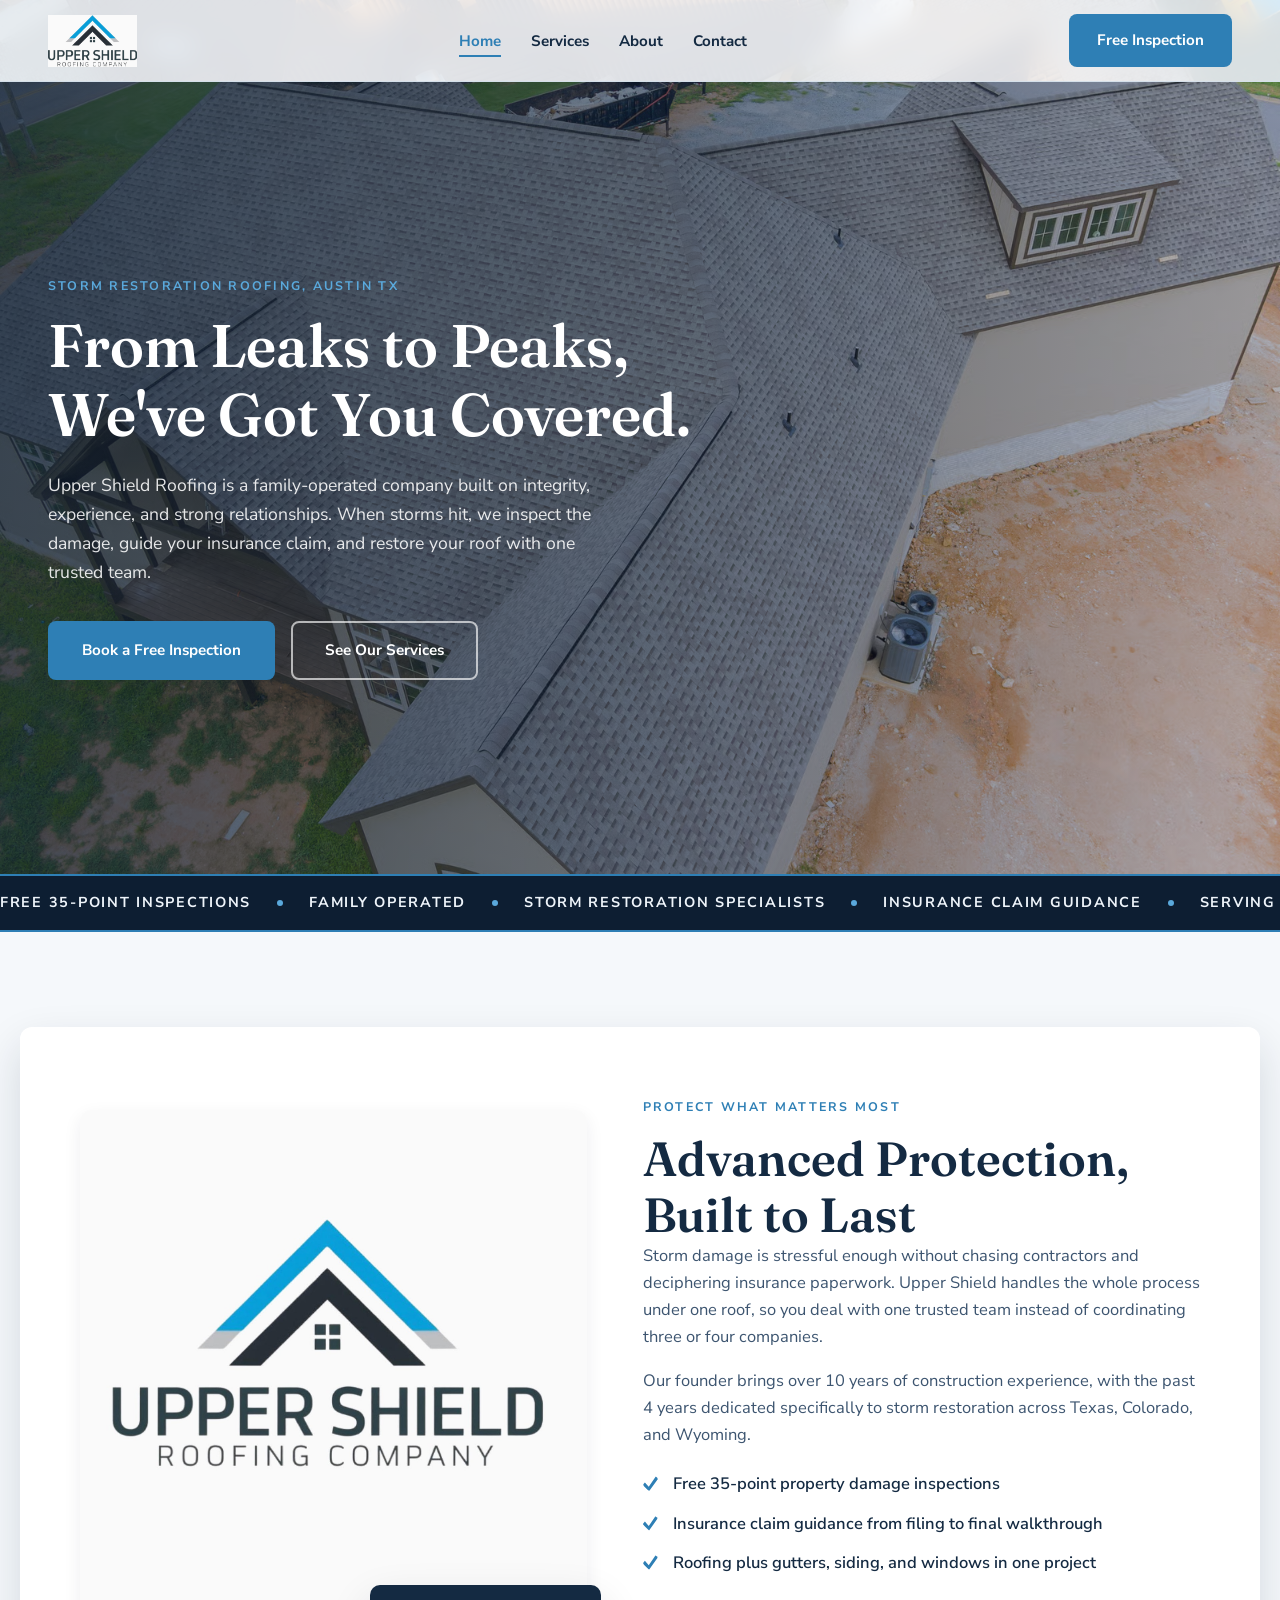
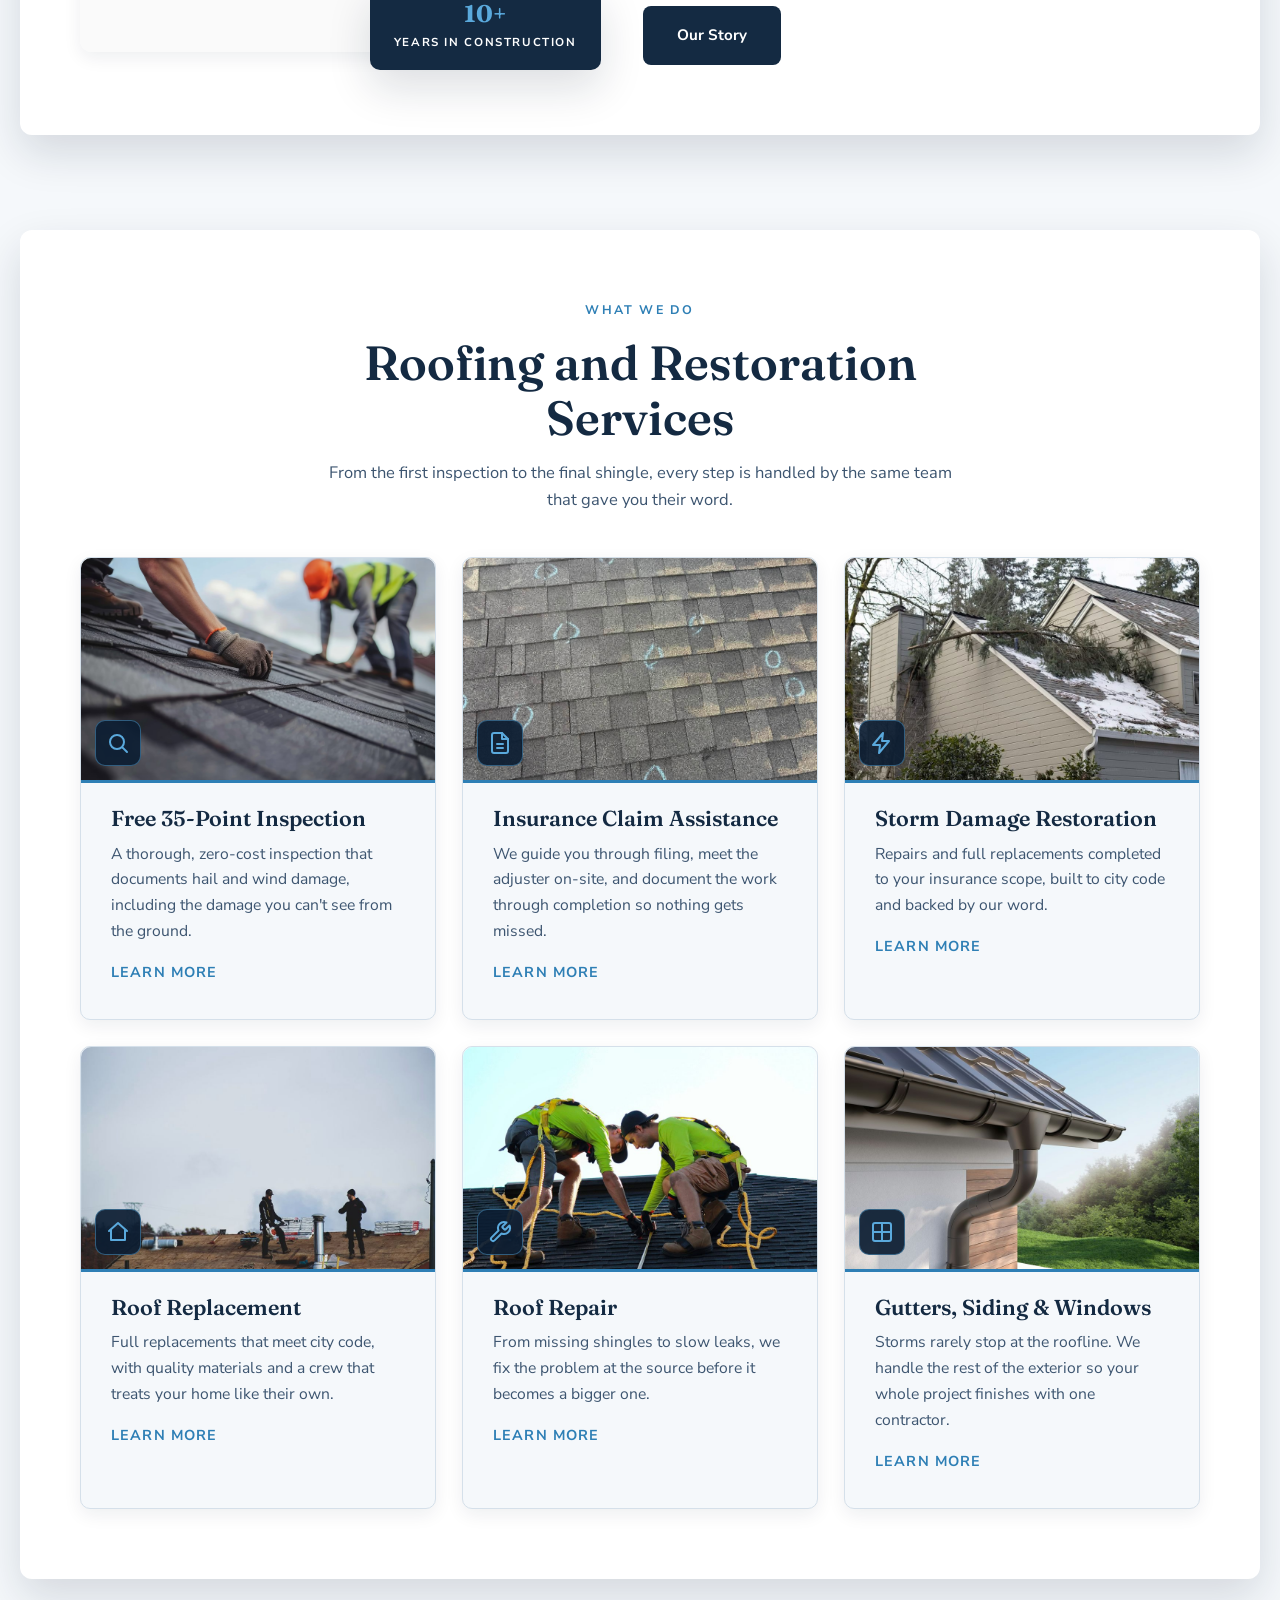
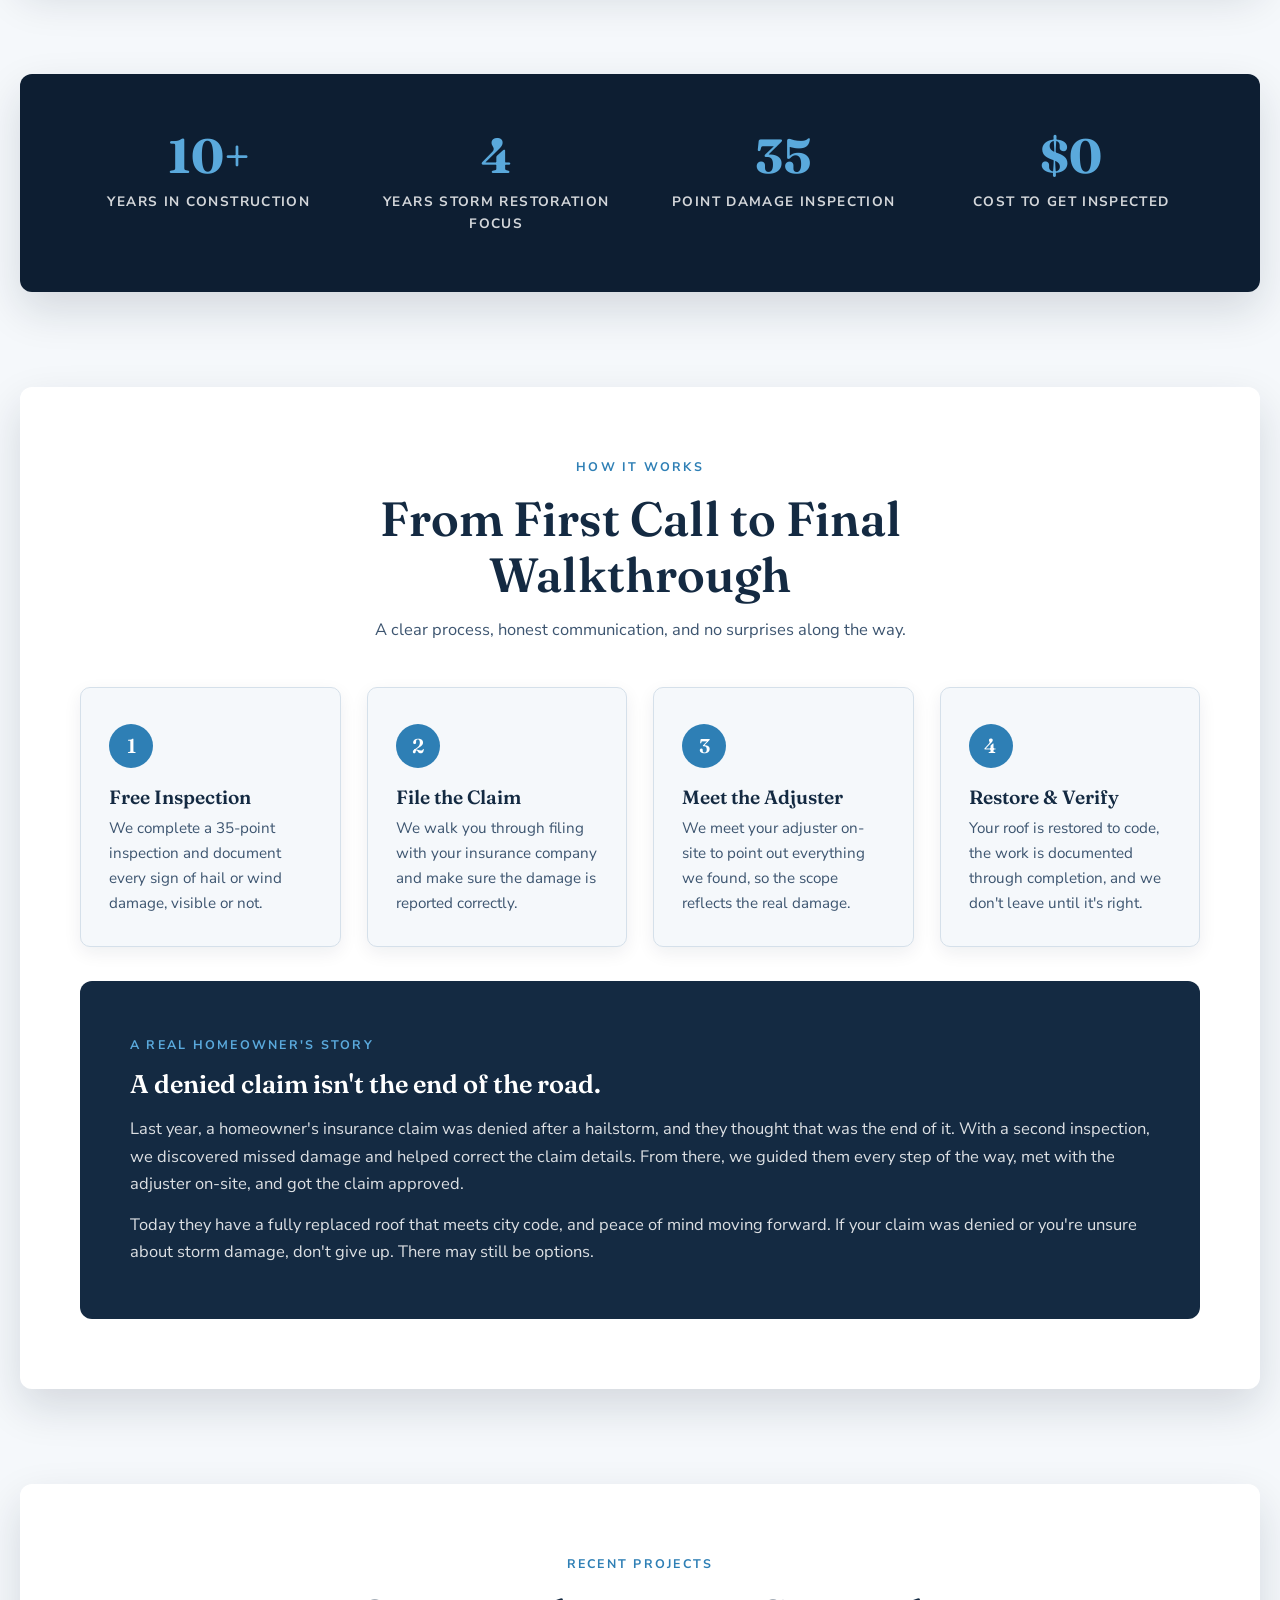
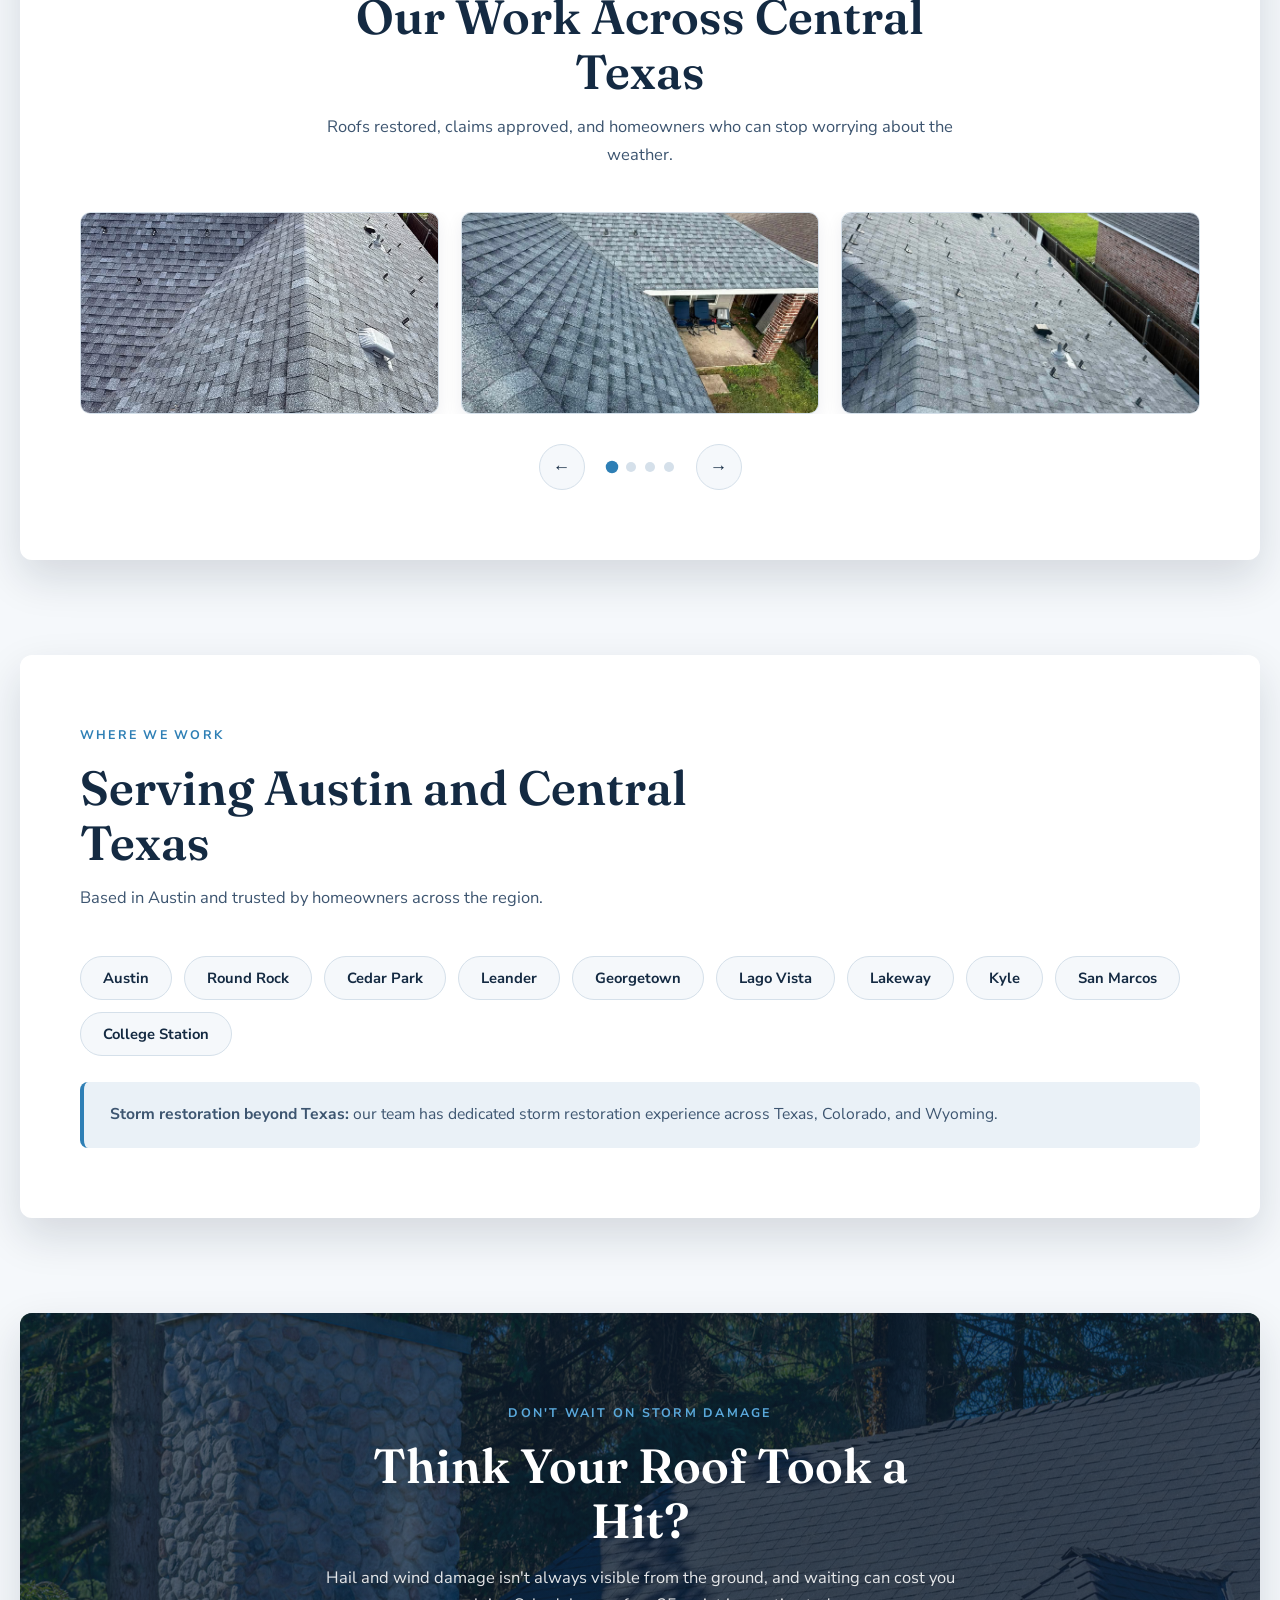
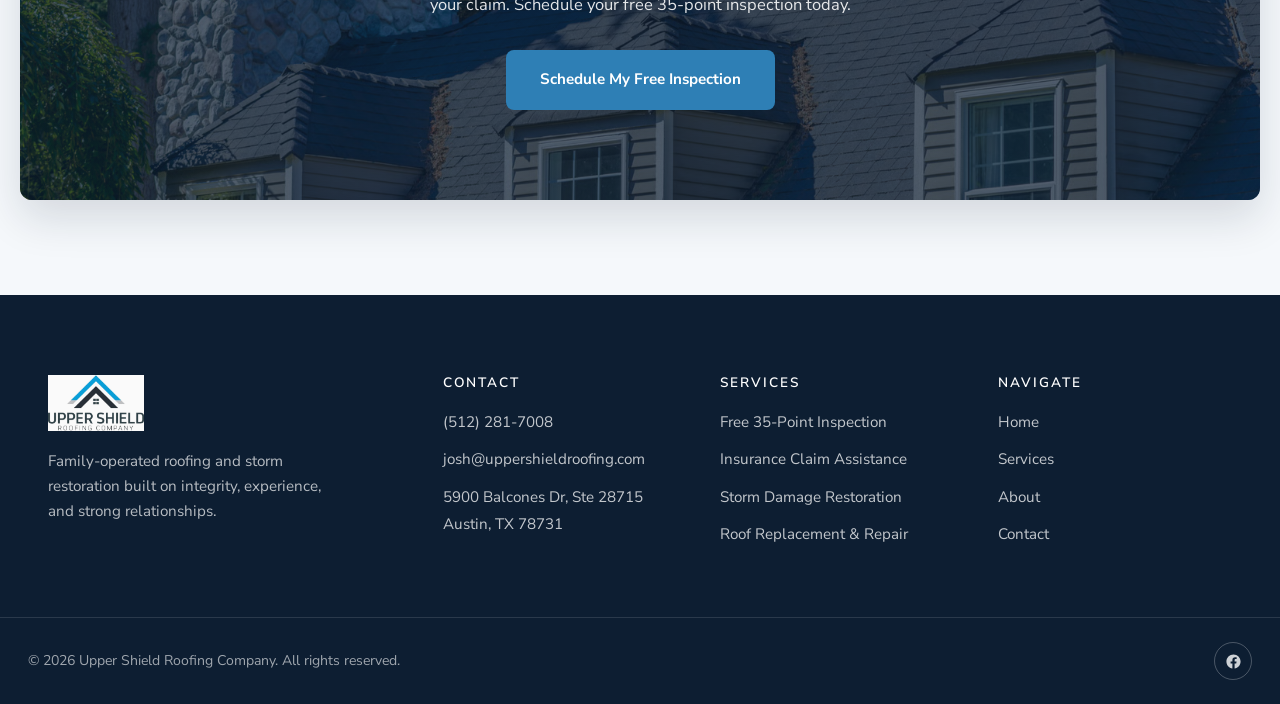
<file: index.html>
<!DOCTYPE html>
<html lang="en">
<head>
  <meta charset="UTF-8">
  <meta name="viewport" content="width=device-width, initial-scale=1.0">
  <title>Upper Shield Roofing | Storm Restoration &amp; Roofing in Austin, TX</title>
  <meta name="description" content="Upper Shield Roofing is a family-operated storm restoration roofing company in Austin, TX. Free 35-point inspections, insurance claim guidance, and roofs built to protect what matters most.">
  <link rel="icon" type="image/png" href="assets/favicon.png">
  <meta property="og:title" content="Upper Shield Roofing | From Leaks to Peaks, We've Got You Covered">
  <meta property="og:description" content="Family-operated storm restoration roofing serving Central Texas. Free 35-point inspections and insurance claim guidance from start to finish.">
  <meta property="og:image" content="assets/og-image.jpg">
  <meta property="og:type" content="website">
  <link rel="preconnect" href="https://fonts.googleapis.com">
  <link rel="preconnect" href="https://fonts.gstatic.com" crossorigin>
  <link href="https://fonts.googleapis.com/css2?family=Fraunces:opsz,wght@9..144,400..600&family=Nunito+Sans:wght@400;600;700;800&display=swap" rel="stylesheet">
  <link rel="stylesheet" href="styles.css">
</head>
<body data-page="home">

  <nav class="nav">
    <div class="nav-inner">
      <a href="index.html" class="nav-logo" aria-label="Upper Shield Roofing home">
        <img src="assets/logo.png" alt="Upper Shield Roofing Company">
      </a>
      <ul class="nav-links">
        <li><a href="index.html" data-nav="home">Home</a></li>
        <li><a href="services.html" data-nav="services">Services</a></li>
        <li><a href="about.html" data-nav="about">About</a></li>
        <li><a href="book.html" data-nav="book">Contact</a></li>
      </ul>
      <a href="book.html" class="btn btn-primary nav-cta">Free Inspection</a>
      <button class="nav-toggle" aria-label="Toggle menu" aria-expanded="false">
        <span></span><span></span><span></span>
      </button>
    </div>
  </nav>

  <header class="hero" style="background-image: url('assets/hero-home.jpg');">
    <div class="hero-content">
      <span class="eyebrow">Storm Restoration Roofing, Austin TX</span>
      <h1>From Leaks to Peaks, We've Got You Covered.</h1>
      <p>Upper Shield Roofing is a family-operated company built on integrity, experience, and strong relationships. When storms hit, we inspect the damage, guide your insurance claim, and restore your roof with one trusted team.</p>
      <div class="hero-actions">
        <a href="book.html" class="btn btn-primary">Book a Free Inspection</a>
        <a href="services.html" class="btn btn-outline">See Our Services</a>
      </div>
    </div>
  </header>

  <div class="marquee" aria-hidden="true">
    <div class="marquee-track">
      <span>Free 35-Point Inspections</span><span class="dot"></span>
      <span>Family Operated</span><span class="dot"></span>
      <span>Storm Restoration Specialists</span><span class="dot"></span>
      <span>Insurance Claim Guidance</span><span class="dot"></span>
      <span>Serving Central Texas</span><span class="dot"></span>
      <span>One Contractor, Start to Finish</span><span class="dot"></span>
      <span>Free 35-Point Inspections</span><span class="dot"></span>
      <span>Family Operated</span><span class="dot"></span>
      <span>Storm Restoration Specialists</span><span class="dot"></span>
      <span>Insurance Claim Guidance</span><span class="dot"></span>
      <span>Serving Central Texas</span><span class="dot"></span>
      <span>One Contractor, Start to Finish</span><span class="dot"></span>
    </div>
  </div>

  <section class="section">
    <div class="container">
      <div class="intro-grid">
        <div class="intro-media">
          <img src="assets/intro-home.jpg" alt="Upper Shield Roofing crew at work on a Central Texas home">
          <div class="corner-badge">
            <strong>10+</strong>
            <small>Years in Construction</small>
          </div>
        </div>
        <div class="intro-copy">
          <span class="eyebrow">Protect What Matters Most</span>
          <h2>Advanced Protection, Built to Last</h2>
          <p>Storm damage is stressful enough without chasing contractors and deciphering insurance paperwork. Upper Shield handles the whole process under one roof, so you deal with one trusted team instead of coordinating three or four companies.</p>
          <p>Our founder brings over 10 years of construction experience, with the past 4 years dedicated specifically to storm restoration across Texas, Colorado, and Wyoming.</p>
          <ul class="check-list">
            <li>Free 35-point property damage inspections</li>
            <li>Insurance claim guidance from filing to final walkthrough</li>
            <li>Roofing plus gutters, siding, and windows in one project</li>
          </ul>
          <a href="about.html" class="btn btn-dark">Our Story</a>
        </div>
      </div>
    </div>
  </section>

  <section class="section section-tight">
    <div class="container">
      <div class="section-head centered">
        <span class="eyebrow">What We Do</span>
        <h2>Roofing and Restoration Services</h2>
        <p>From the first inspection to the final shingle, every step is handled by the same team that gave you their word.</p>
      </div>
      <div class="card-grid grid-3">
        <div class="tile">
          <div class="tile-media">
            <img src="assets/service-inspection.jpg" alt="A roofer kneeling on a roof documenting damage during an inspection">
            <div class="tile-icon">
              <svg viewBox="0 0 24 24" fill="none" stroke="currentColor" stroke-width="2" stroke-linecap="round" stroke-linejoin="round"><circle cx="11" cy="11" r="7"/><line x1="21" y1="21" x2="16.65" y2="16.65"/></svg>
            </div>
          </div>
          <h3>Free 35-Point Inspection</h3>
          <p>A thorough, zero-cost inspection that documents hail and wind damage, including the damage you can't see from the ground.</p>
          <a href="services.html" class="tile-link">Learn More</a>
        </div>
        <div class="tile">
          <div class="tile-media">
            <img src="assets/service-insurance.jpg" alt="Guiding a homeowner through the insurance claim process">
            <div class="tile-icon">
              <svg viewBox="0 0 24 24" fill="none" stroke="currentColor" stroke-width="2" stroke-linecap="round" stroke-linejoin="round"><path d="M14 2H6a2 2 0 0 0-2 2v16a2 2 0 0 0 2 2h12a2 2 0 0 0 2-2V8z"/><polyline points="14 2 14 8 20 8"/><line x1="9" y1="13" x2="15" y2="13"/><line x1="9" y1="17" x2="15" y2="17"/></svg>
            </div>
          </div>
          <h3>Insurance Claim Assistance</h3>
          <p>We guide you through filing, meet the adjuster on-site, and document the work through completion so nothing gets missed.</p>
          <a href="services.html" class="tile-link">Learn More</a>
        </div>
        <div class="tile">
          <div class="tile-media">
            <img src="assets/service-storm.jpg" alt="A fallen tree limb resting on a storm damaged residential roof">
            <div class="tile-icon">
              <svg viewBox="0 0 24 24" fill="none" stroke="currentColor" stroke-width="2" stroke-linecap="round" stroke-linejoin="round"><path d="M13 2 3 14h7l-1 8 10-12h-7z"/></svg>
            </div>
          </div>
          <h3>Storm Damage Restoration</h3>
          <p>Repairs and full replacements completed to your insurance scope, built to city code and backed by our word.</p>
          <a href="services.html" class="tile-link">Learn More</a>
        </div>
        <div class="tile">
          <div class="tile-media">
            <img src="assets/service-replacement.jpg" alt="Roofers working on bare decking with shingle bundles during a full replacement">
            <div class="tile-icon">
              <svg viewBox="0 0 24 24" fill="none" stroke="currentColor" stroke-width="2" stroke-linecap="round" stroke-linejoin="round"><path d="M3 11 12 3l9 8"/><path d="M5 10v10h14V10"/></svg>
            </div>
          </div>
          <h3>Roof Replacement</h3>
          <p>Full replacements that meet city code, with quality materials and a crew that treats your home like their own.</p>
          <a href="services.html" class="tile-link">Learn More</a>
        </div>
        <div class="tile">
          <div class="tile-media">
            <img src="assets/service-repair.jpg" alt="Two roofers repairing an asphalt shingle roof">
            <div class="tile-icon">
              <svg viewBox="0 0 24 24" fill="none" stroke="currentColor" stroke-width="2" stroke-linecap="round" stroke-linejoin="round"><path d="M14.7 6.3a1 1 0 0 0 0 1.4l1.6 1.6a1 1 0 0 0 1.4 0l3.77-3.77a6 6 0 0 1-7.94 7.94l-6.91 6.91a2.12 2.12 0 0 1-3-3l6.91-6.91a6 6 0 0 1 7.94-7.94l-3.76 3.76z"/></svg>
            </div>
          </div>
          <h3>Roof Repair</h3>
          <p>From missing shingles to slow leaks, we fix the problem at the source before it becomes a bigger one.</p>
          <a href="services.html" class="tile-link">Learn More</a>
        </div>
        <div class="tile">
          <div class="tile-media">
            <img src="assets/service-exteriors.jpg" alt="New gutters and a downspout on a home with fresh siding">
            <div class="tile-icon">
              <svg viewBox="0 0 24 24" fill="none" stroke="currentColor" stroke-width="2" stroke-linecap="round" stroke-linejoin="round"><rect x="3" y="3" width="18" height="18" rx="2"/><line x1="3" y1="12" x2="21" y2="12"/><line x1="12" y1="3" x2="12" y2="21"/></svg>
            </div>
          </div>
          <h3>Gutters, Siding &amp; Windows</h3>
          <p>Storms rarely stop at the roofline. We handle the rest of the exterior so your whole project finishes with one contractor.</p>
          <a href="services.html" class="tile-link">Learn More</a>
        </div>
      </div>
    </div>
  </section>

  <section class="section section-tight">
    <div class="container container--stats">
      <div class="stats-grid">
        <div class="stat"><strong>10+</strong><span>Years in Construction</span></div>
        <div class="stat"><strong>4</strong><span>Years Storm Restoration Focus</span></div>
        <div class="stat"><strong>35</strong><span>Point Damage Inspection</span></div>
        <div class="stat"><strong>$0</strong><span>Cost to Get Inspected</span></div>
      </div>
    </div>
  </section>

  <section class="section section-tight">
    <div class="container">
      <div class="section-head centered">
        <span class="eyebrow">How It Works</span>
        <h2>From First Call to Final Walkthrough</h2>
        <p>A clear process, honest communication, and no surprises along the way.</p>
      </div>
      <div class="card-grid grid-4">
        <div class="step">
          <span class="step-num">1</span>
          <h3>Free Inspection</h3>
          <p>We complete a 35-point inspection and document every sign of hail or wind damage, visible or not.</p>
        </div>
        <div class="step">
          <span class="step-num">2</span>
          <h3>File the Claim</h3>
          <p>We walk you through filing with your insurance company and make sure the damage is reported correctly.</p>
        </div>
        <div class="step">
          <span class="step-num">3</span>
          <h3>Meet the Adjuster</h3>
          <p>We meet your adjuster on-site to point out everything we found, so the scope reflects the real damage.</p>
        </div>
        <div class="step">
          <span class="step-num">4</span>
          <h3>Restore &amp; Verify</h3>
          <p>Your roof is restored to code, the work is documented through completion, and we don't leave until it's right.</p>
        </div>
      </div>

      <div class="story-panel">
        <span class="eyebrow">A Real Homeowner's Story</span>
        <h3>A denied claim isn't the end of the road.</h3>
        <p>Last year, a homeowner's insurance claim was denied after a hailstorm, and they thought that was the end of it. With a second inspection, we discovered missed damage and helped correct the claim details. From there, we guided them every step of the way, met with the adjuster on-site, and got the claim approved.</p>
        <p>Today they have a fully replaced roof that meets city code, and peace of mind moving forward. If your claim was denied or you're unsure about storm damage, don't give up. There may still be options.</p>
      </div>
    </div>
  </section>

  <section class="section section-tight">
    <div class="container">
      <div class="section-head centered">
        <span class="eyebrow">Recent Projects</span>
        <h2>Our Work Across Central Texas</h2>
        <p>Roofs restored, claims approved, and homeowners who can stop worrying about the weather.</p>
      </div>
      <div class="carousel" data-carousel>
        <div class="carousel-viewport">
          <div class="carousel-track">
            <div class="carousel-slide"><img src="assets/gallery-1.jpg" alt="Completed roof replacement project"></div>
            <div class="carousel-slide"><img src="assets/gallery-2.jpg" alt="Storm damage restoration in progress"></div>
            <div class="carousel-slide"><img src="assets/gallery-3.jpg" alt="New shingle roof on a Central Texas home"></div>
            <div class="carousel-slide"><img src="assets/gallery-4.jpg" alt="Roof inspection and documentation"></div>
            <div class="carousel-slide"><img src="assets/gallery-5.jpg" alt="Exterior restoration with gutters and siding"></div>
            <div class="carousel-slide"><img src="assets/gallery-6.jpg" alt="Finished roofing project at sunset"></div>
          </div>
        </div>
        <div class="carousel-nav">
          <button class="carousel-btn prev" aria-label="Previous slide">&#8592;</button>
          <div class="carousel-dots"></div>
          <button class="carousel-btn next" aria-label="Next slide">&#8594;</button>
        </div>
      </div>
    </div>
  </section>

  <section class="section section-tight">
    <div class="container">
      <div class="section-head">
        <span class="eyebrow">Where We Work</span>
        <h2>Serving Austin and Central Texas</h2>
        <p>Based in Austin and trusted by homeowners across the region.</p>
      </div>
      <div class="area-chips">
        <span>Austin</span>
        <span>Round Rock</span>
        <span>Cedar Park</span>
        <span>Leander</span>
        <span>Georgetown</span>
        <span>Lago Vista</span>
        <span>Lakeway</span>
        <span>Kyle</span>
        <span>San Marcos</span>
        <span>College Station</span>
      </div>
      <p class="area-note"><strong>Storm restoration beyond Texas:</strong> our team has dedicated storm restoration experience across Texas, Colorado, and Wyoming.</p>
    </div>
  </section>

  <section class="section section-tight">
    <div class="container container--cta">
      <div class="cta-inner">
        <span class="eyebrow">Don't Wait on Storm Damage</span>
        <h2>Think Your Roof Took a Hit?</h2>
        <p>Hail and wind damage isn't always visible from the ground, and waiting can cost you your claim. Schedule your free 35-point inspection today.</p>
        <a href="book.html" class="btn btn-primary">Schedule My Free Inspection</a>
      </div>
    </div>
  </section>

  <footer class="footer">
    <div class="footer-inner">
      <div class="footer-brand">
        <img src="assets/logo.png" alt="Upper Shield Roofing Company">
        <p>Family-operated roofing and storm restoration built on integrity, experience, and strong relationships.</p>
      </div>
      <div>
        <h4>Contact</h4>
        <ul>
          <li><a href="tel:5122817008">(512) 281-7008</a></li>
          <li><a href="mailto:josh@uppershieldroofing.com">josh@uppershieldroofing.com</a></li>
          <li><a href="https://maps.google.com/?q=5900+Balcones+Dr+Ste+28715+Austin+TX+78731" target="_blank" rel="noopener">5900 Balcones Dr, Ste 28715<br>Austin, TX 78731</a></li>
        </ul>
      </div>
      <div>
        <h4>Services</h4>
        <ul>
          <li><a href="services.html">Free 35-Point Inspection</a></li>
          <li><a href="services.html">Insurance Claim Assistance</a></li>
          <li><a href="services.html">Storm Damage Restoration</a></li>
          <li><a href="services.html">Roof Replacement &amp; Repair</a></li>
        </ul>
      </div>
      <div>
        <h4>Navigate</h4>
        <ul>
          <li><a href="index.html">Home</a></li>
          <li><a href="services.html">Services</a></li>
          <li><a href="about.html">About</a></li>
          <li><a href="book.html">Contact</a></li>
        </ul>
      </div>
    </div>
    <div class="footer-bottom">
      <div class="footer-bottom-inner">
        <span>&copy; 2026 Upper Shield Roofing Company. All rights reserved.</span>
        <div class="footer-social">
          <a href="https://www.facebook.com/" target="_blank" rel="noopener" aria-label="Upper Shield Roofing on Facebook">
            <svg viewBox="0 0 24 24" fill="currentColor"><path d="M22 12.06C22 6.5 17.52 2 12 2S2 6.5 2 12.06c0 5.02 3.66 9.18 8.44 9.94v-7.03H7.9v-2.91h2.54V9.85c0-2.52 1.49-3.91 3.77-3.91 1.09 0 2.24.2 2.24.2v2.47h-1.26c-1.24 0-1.63.78-1.63 1.57v1.88h2.78l-.45 2.91h-2.33V22c4.78-.76 8.44-4.92 8.44-9.94z"/></svg>
          </a>
        </div>
      </div>
    </div>
  </footer>

  <script src="script.js"></script>
</body>
</html>
</file>
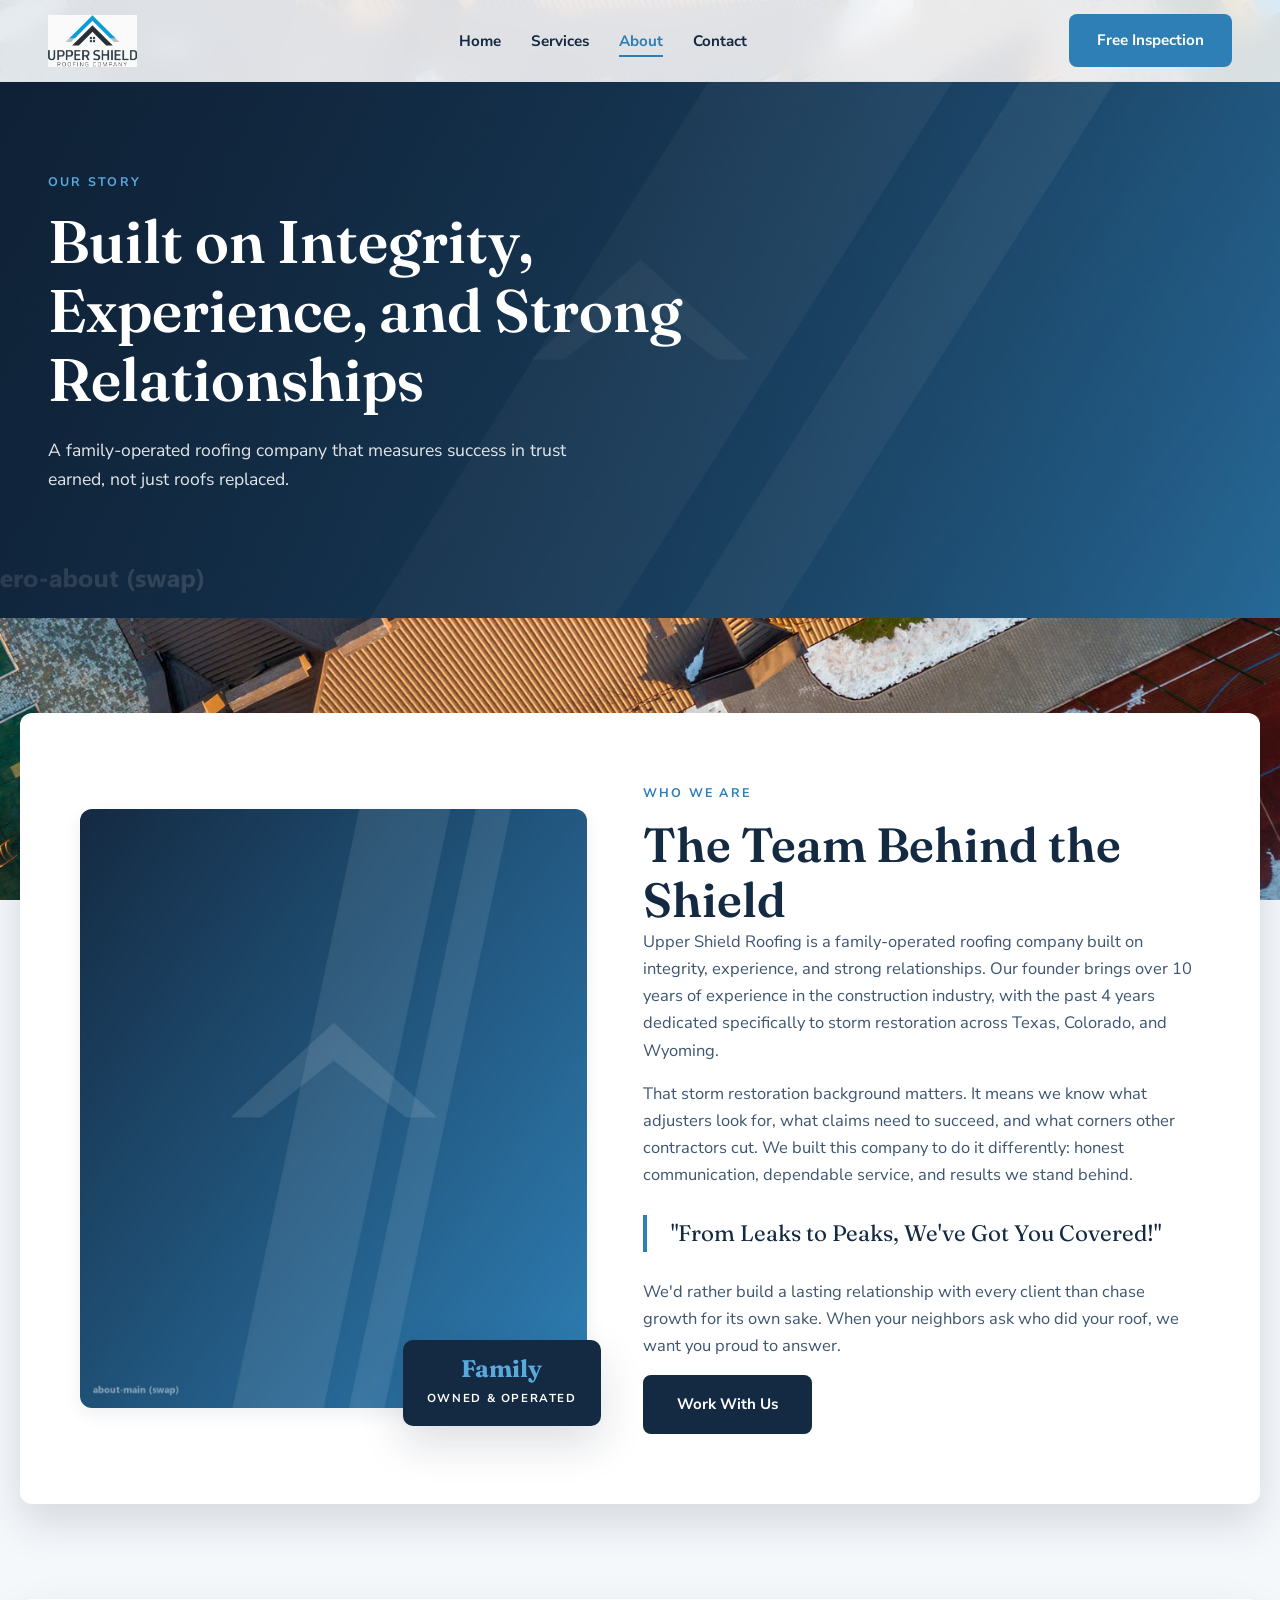
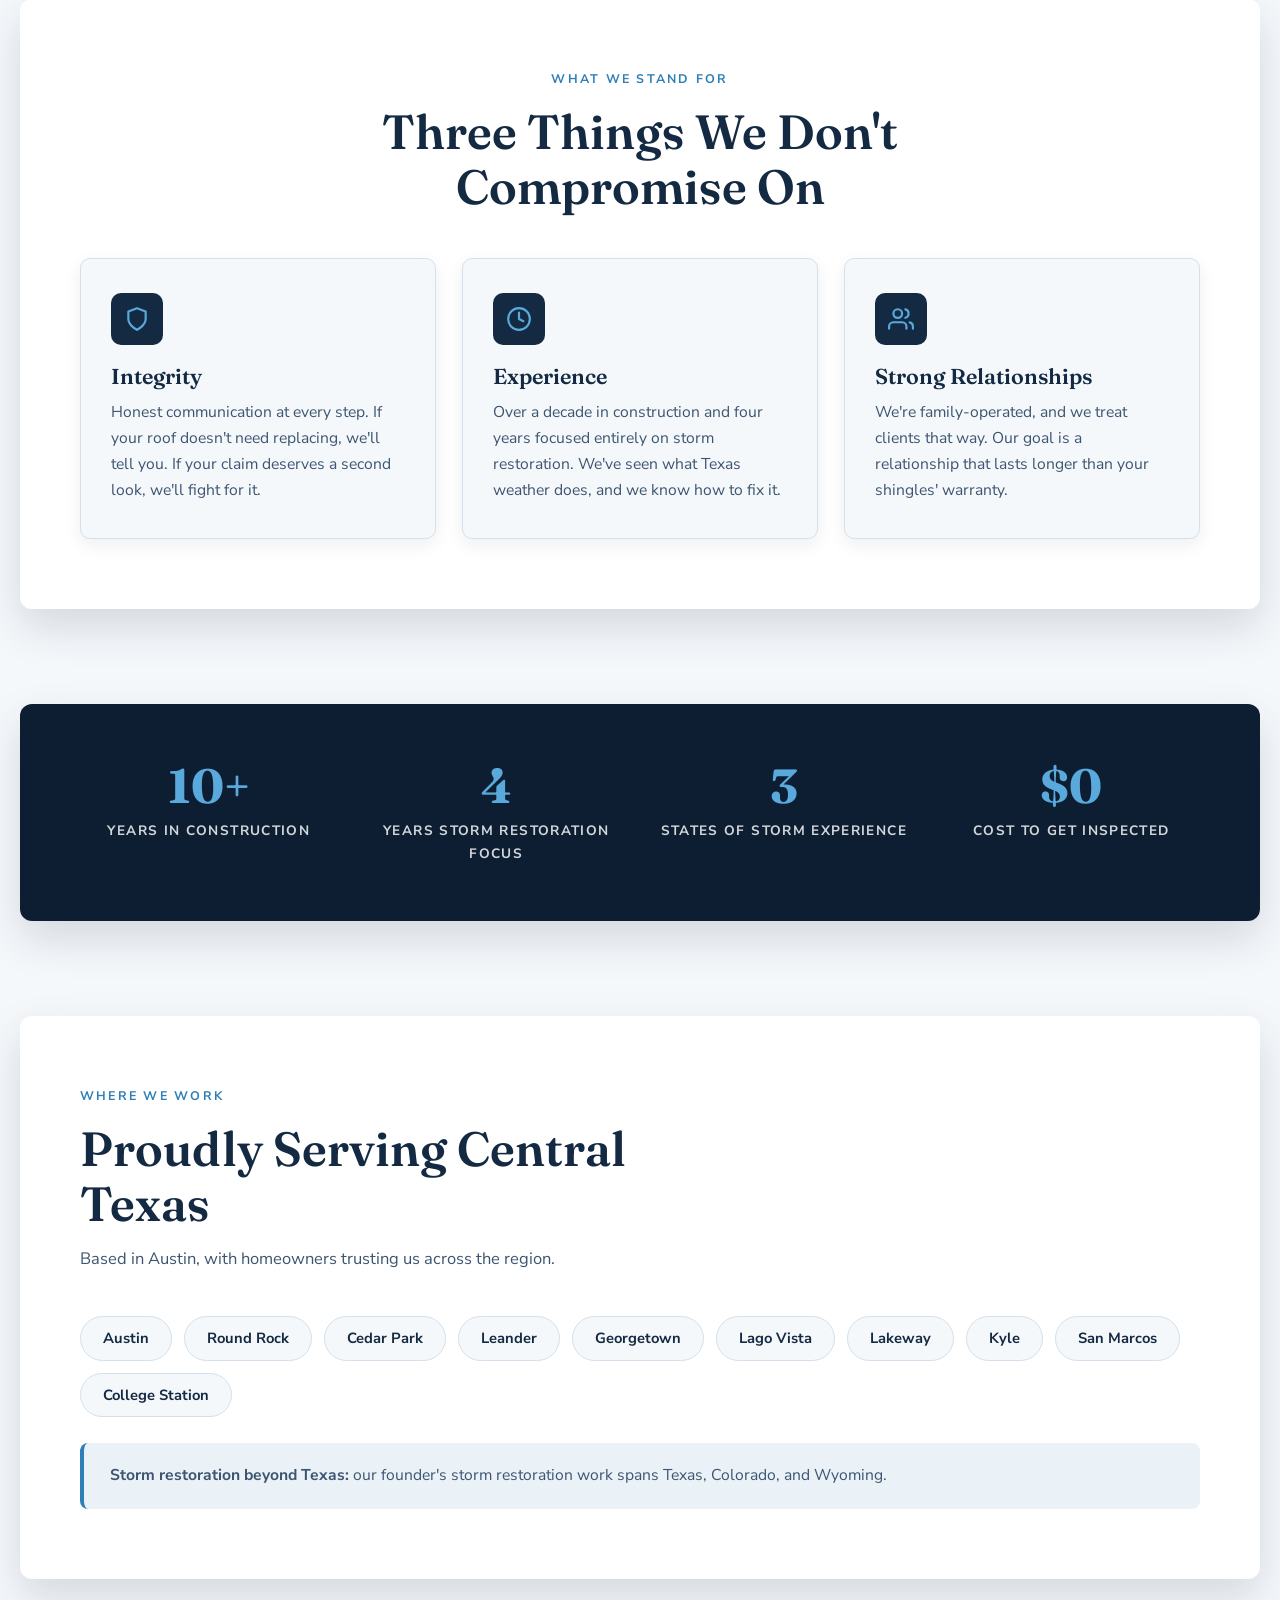
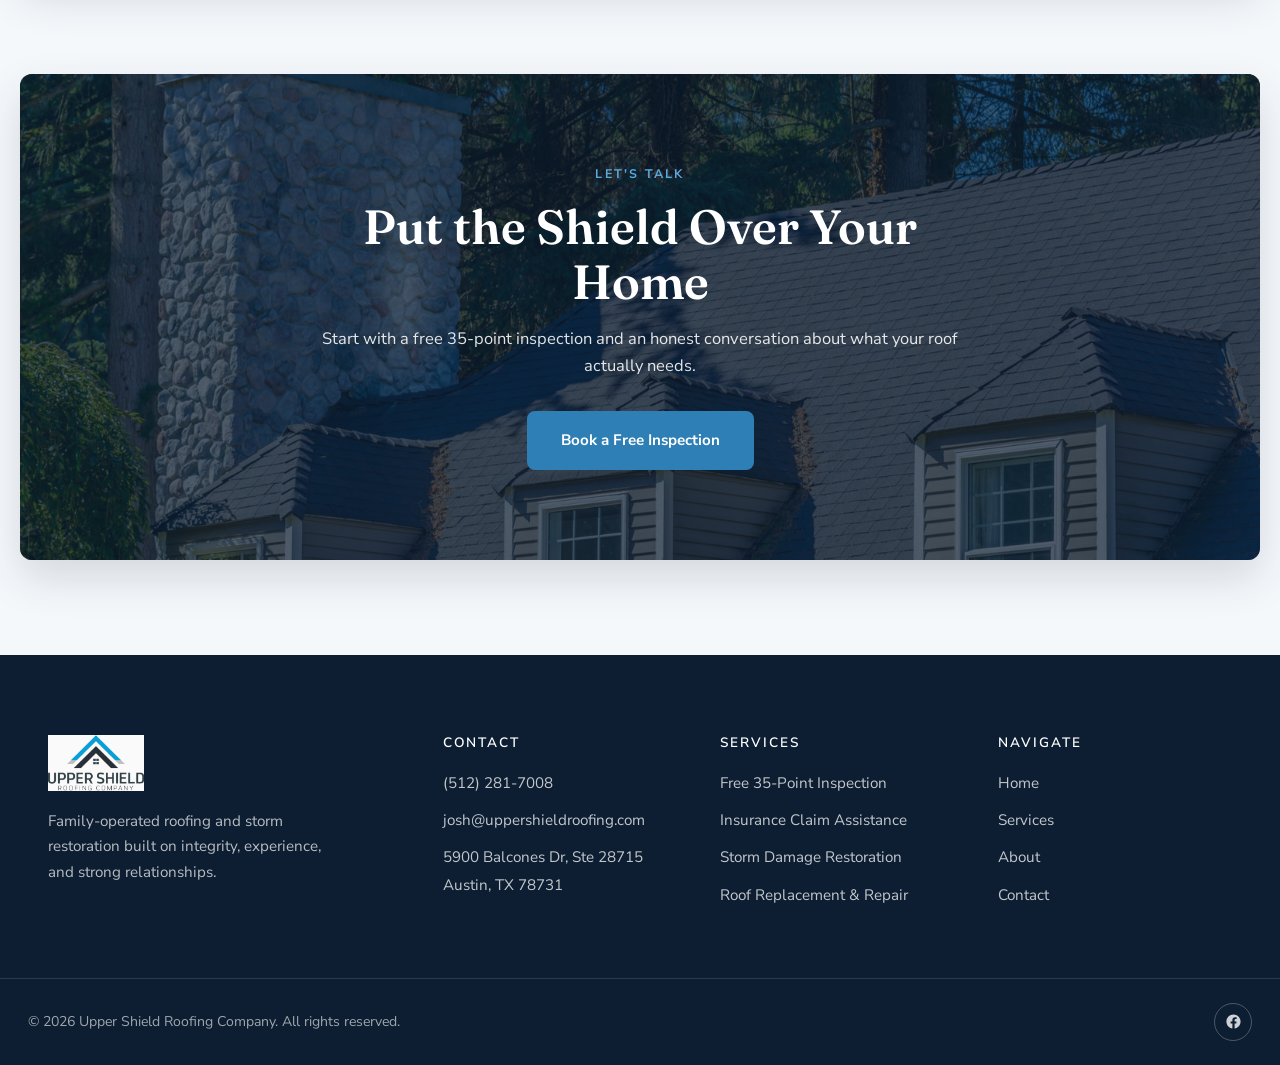
<file: about.html>
<!DOCTYPE html>
<html lang="en">
<head>
  <meta charset="UTF-8">
  <meta name="viewport" content="width=device-width, initial-scale=1.0">
  <title>About | Upper Shield Roofing | Family-Operated Roofing in Austin, TX</title>
  <meta name="description" content="Upper Shield Roofing is a family-operated company built on integrity, experience, and strong relationships, with 10+ years in construction and 4 years dedicated to storm restoration.">
  <link rel="icon" type="image/png" href="assets/favicon.png">
  <meta property="og:title" content="About Upper Shield Roofing | Built on Integrity">
  <meta property="og:description" content="Family-operated roofing and storm restoration in Austin, TX. Honest communication, dependable service, and results we stand behind.">
  <meta property="og:image" content="assets/og-image.jpg">
  <meta property="og:type" content="website">
  <link rel="preconnect" href="https://fonts.googleapis.com">
  <link rel="preconnect" href="https://fonts.gstatic.com" crossorigin>
  <link href="https://fonts.googleapis.com/css2?family=Fraunces:opsz,wght@9..144,400..600&family=Nunito+Sans:wght@400;600;700;800&display=swap" rel="stylesheet">
  <link rel="stylesheet" href="styles.css">
</head>
<body data-page="about">

  <nav class="nav">
    <div class="nav-inner">
      <a href="index.html" class="nav-logo" aria-label="Upper Shield Roofing home">
        <img src="assets/logo.png" alt="Upper Shield Roofing Company">
      </a>
      <ul class="nav-links">
        <li><a href="index.html" data-nav="home">Home</a></li>
        <li><a href="services.html" data-nav="services">Services</a></li>
        <li><a href="about.html" data-nav="about">About</a></li>
        <li><a href="book.html" data-nav="book">Contact</a></li>
      </ul>
      <a href="book.html" class="btn btn-primary nav-cta">Free Inspection</a>
      <button class="nav-toggle" aria-label="Toggle menu" aria-expanded="false">
        <span></span><span></span><span></span>
      </button>
    </div>
  </nav>

  <header class="hero hero--page" style="background-image: url('assets/hero-about.jpg');">
    <div class="hero-content">
      <span class="eyebrow">Our Story</span>
      <h1>Built on Integrity, Experience, and Strong Relationships</h1>
      <p>A family-operated roofing company that measures success in trust earned, not just roofs replaced.</p>
    </div>
  </header>

  <section class="section">
    <div class="container">
      <div class="intro-grid">
        <div class="intro-media">
          <img src="assets/about-main.jpg" alt="The Upper Shield Roofing family team">
          <div class="corner-badge">
            <strong>Family</strong>
            <small>Owned &amp; Operated</small>
          </div>
        </div>
        <div class="intro-copy">
          <span class="eyebrow">Who We Are</span>
          <h2>The Team Behind the Shield</h2>
          <p>Upper Shield Roofing is a family-operated roofing company built on integrity, experience, and strong relationships. Our founder brings over 10 years of experience in the construction industry, with the past 4 years dedicated specifically to storm restoration across Texas, Colorado, and Wyoming.</p>
          <p>That storm restoration background matters. It means we know what adjusters look for, what claims need to succeed, and what corners other contractors cut. We built this company to do it differently: honest communication, dependable service, and results we stand behind.</p>
          <div class="value-quote">"From Leaks to Peaks, We've Got You Covered!"</div>
          <p>We'd rather build a lasting relationship with every client than chase growth for its own sake. When your neighbors ask who did your roof, we want you proud to answer.</p>
          <a href="book.html" class="btn btn-dark">Work With Us</a>
        </div>
      </div>
    </div>
  </section>

  <section class="section section-tight">
    <div class="container">
      <div class="section-head centered">
        <span class="eyebrow">What We Stand For</span>
        <h2>Three Things We Don't Compromise On</h2>
      </div>
      <div class="card-grid grid-3">
        <div class="tile">
          <div class="tile-icon">
            <svg viewBox="0 0 24 24" fill="none" stroke="currentColor" stroke-width="2" stroke-linecap="round" stroke-linejoin="round"><path d="M12 22s8-4 8-10V5l-8-3-8 3v7c0 6 8 10 8 10z"/></svg>
          </div>
          <h3>Integrity</h3>
          <p>Honest communication at every step. If your roof doesn't need replacing, we'll tell you. If your claim deserves a second look, we'll fight for it.</p>
        </div>
        <div class="tile">
          <div class="tile-icon">
            <svg viewBox="0 0 24 24" fill="none" stroke="currentColor" stroke-width="2" stroke-linecap="round" stroke-linejoin="round"><circle cx="12" cy="12" r="10"/><polyline points="12 6 12 12 16 14"/></svg>
          </div>
          <h3>Experience</h3>
          <p>Over a decade in construction and four years focused entirely on storm restoration. We've seen what Texas weather does, and we know how to fix it.</p>
        </div>
        <div class="tile">
          <div class="tile-icon">
            <svg viewBox="0 0 24 24" fill="none" stroke="currentColor" stroke-width="2" stroke-linecap="round" stroke-linejoin="round"><path d="M17 21v-2a4 4 0 0 0-4-4H5a4 4 0 0 0-4 4v2"/><circle cx="9" cy="7" r="4"/><path d="M23 21v-2a4 4 0 0 0-3-3.87"/><path d="M16 3.13a4 4 0 0 1 0 7.75"/></svg>
          </div>
          <h3>Strong Relationships</h3>
          <p>We're family-operated, and we treat clients that way. Our goal is a relationship that lasts longer than your shingles' warranty.</p>
        </div>
      </div>
    </div>
  </section>

  <section class="section section-tight">
    <div class="container container--stats">
      <div class="stats-grid">
        <div class="stat"><strong>10+</strong><span>Years in Construction</span></div>
        <div class="stat"><strong>4</strong><span>Years Storm Restoration Focus</span></div>
        <div class="stat"><strong>3</strong><span>States of Storm Experience</span></div>
        <div class="stat"><strong>$0</strong><span>Cost to Get Inspected</span></div>
      </div>
    </div>
  </section>

  <section class="section section-tight">
    <div class="container">
      <div class="section-head">
        <span class="eyebrow">Where We Work</span>
        <h2>Proudly Serving Central Texas</h2>
        <p>Based in Austin, with homeowners trusting us across the region.</p>
      </div>
      <div class="area-chips">
        <span>Austin</span>
        <span>Round Rock</span>
        <span>Cedar Park</span>
        <span>Leander</span>
        <span>Georgetown</span>
        <span>Lago Vista</span>
        <span>Lakeway</span>
        <span>Kyle</span>
        <span>San Marcos</span>
        <span>College Station</span>
      </div>
      <p class="area-note"><strong>Storm restoration beyond Texas:</strong> our founder's storm restoration work spans Texas, Colorado, and Wyoming.</p>
    </div>
  </section>

  <section class="section section-tight">
    <div class="container container--cta">
      <div class="cta-inner">
        <span class="eyebrow">Let's Talk</span>
        <h2>Put the Shield Over Your Home</h2>
        <p>Start with a free 35-point inspection and an honest conversation about what your roof actually needs.</p>
        <a href="book.html" class="btn btn-primary">Book a Free Inspection</a>
      </div>
    </div>
  </section>

  <footer class="footer">
    <div class="footer-inner">
      <div class="footer-brand">
        <img src="assets/logo.png" alt="Upper Shield Roofing Company">
        <p>Family-operated roofing and storm restoration built on integrity, experience, and strong relationships.</p>
      </div>
      <div>
        <h4>Contact</h4>
        <ul>
          <li><a href="tel:5122817008">(512) 281-7008</a></li>
          <li><a href="mailto:josh@uppershieldroofing.com">josh@uppershieldroofing.com</a></li>
          <li><a href="https://maps.google.com/?q=5900+Balcones+Dr+Ste+28715+Austin+TX+78731" target="_blank" rel="noopener">5900 Balcones Dr, Ste 28715<br>Austin, TX 78731</a></li>
        </ul>
      </div>
      <div>
        <h4>Services</h4>
        <ul>
          <li><a href="services.html">Free 35-Point Inspection</a></li>
          <li><a href="services.html">Insurance Claim Assistance</a></li>
          <li><a href="services.html">Storm Damage Restoration</a></li>
          <li><a href="services.html">Roof Replacement &amp; Repair</a></li>
        </ul>
      </div>
      <div>
        <h4>Navigate</h4>
        <ul>
          <li><a href="index.html">Home</a></li>
          <li><a href="services.html">Services</a></li>
          <li><a href="about.html">About</a></li>
          <li><a href="book.html">Contact</a></li>
        </ul>
      </div>
    </div>
    <div class="footer-bottom">
      <div class="footer-bottom-inner">
        <span>&copy; 2026 Upper Shield Roofing Company. All rights reserved.</span>
        <div class="footer-social">
          <a href="https://www.facebook.com/" target="_blank" rel="noopener" aria-label="Upper Shield Roofing on Facebook">
            <svg viewBox="0 0 24 24" fill="currentColor"><path d="M22 12.06C22 6.5 17.52 2 12 2S2 6.5 2 12.06c0 5.02 3.66 9.18 8.44 9.94v-7.03H7.9v-2.91h2.54V9.85c0-2.52 1.49-3.91 3.77-3.91 1.09 0 2.24.2 2.24.2v2.47h-1.26c-1.24 0-1.63.78-1.63 1.57v1.88h2.78l-.45 2.91h-2.33V22c4.78-.76 8.44-4.92 8.44-9.94z"/></svg>
          </a>
        </div>
      </div>
    </div>
  </footer>

  <script src="script.js"></script>
</body>
</html>
</file>
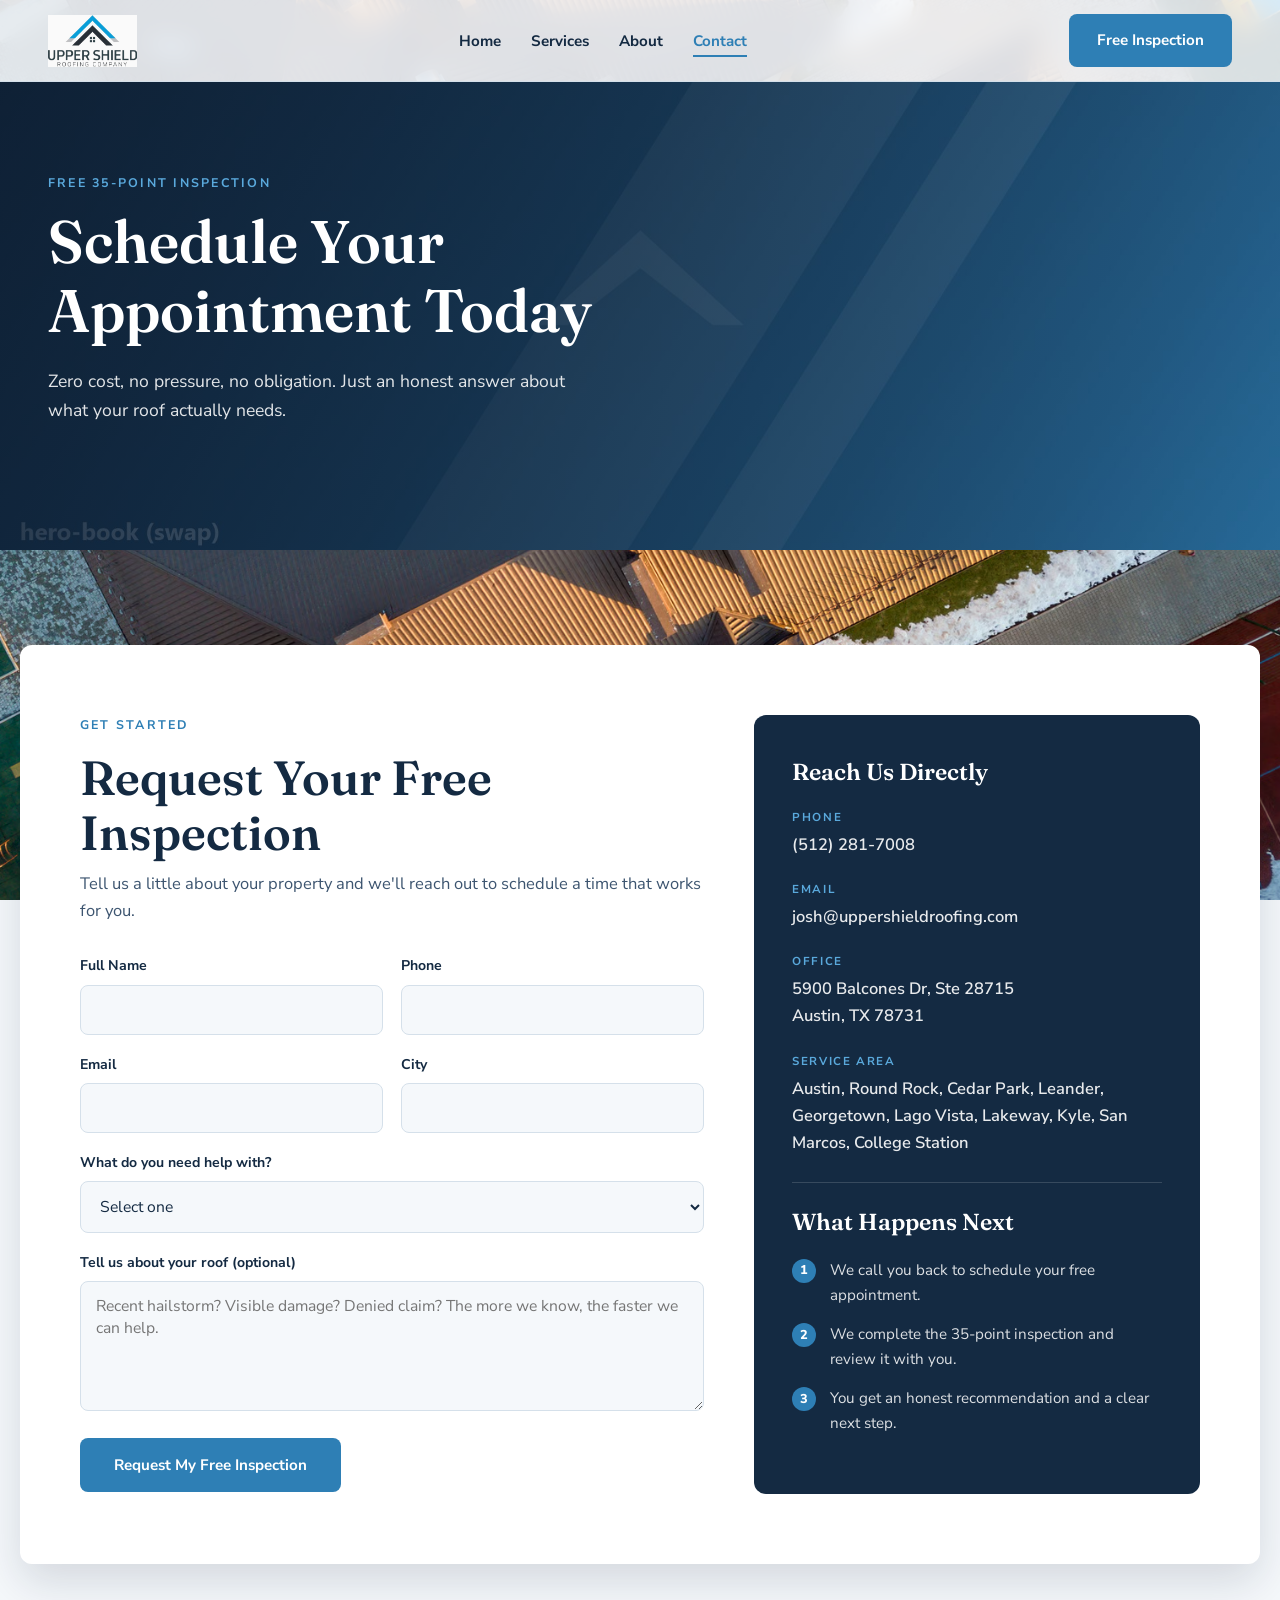
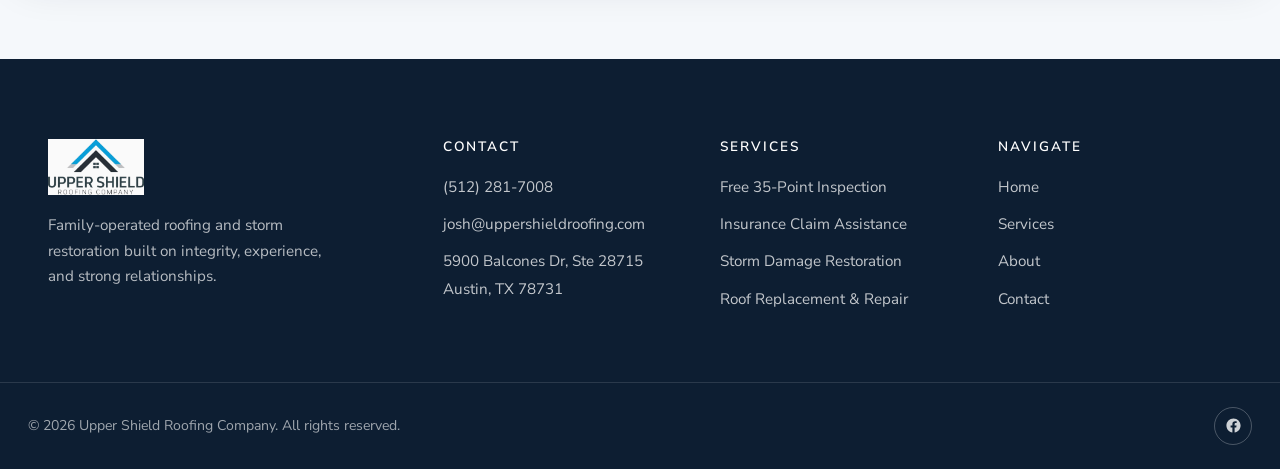
<file: book.html>
<!DOCTYPE html>
<html lang="en">
<head>
  <meta charset="UTF-8">
  <meta name="viewport" content="width=device-width, initial-scale=1.0">
  <title>Book a Free Inspection | Upper Shield Roofing | Austin, TX</title>
  <meta name="description" content="Schedule your free 35-point roof inspection with Upper Shield Roofing. Zero cost, no obligation. Call (512) 281-7008 or book online today.">
  <link rel="icon" type="image/png" href="assets/favicon.png">
  <meta property="og:title" content="Book a Free Roof Inspection | Upper Shield Roofing">
  <meta property="og:description" content="Zero-cost 35-point inspections and honest answers about storm damage. Schedule your appointment today.">
  <meta property="og:image" content="assets/og-image.jpg">
  <meta property="og:type" content="website">
  <link rel="preconnect" href="https://fonts.googleapis.com">
  <link rel="preconnect" href="https://fonts.gstatic.com" crossorigin>
  <link href="https://fonts.googleapis.com/css2?family=Fraunces:opsz,wght@9..144,400..600&family=Nunito+Sans:wght@400;600;700;800&display=swap" rel="stylesheet">
  <link rel="stylesheet" href="styles.css">
</head>
<body data-page="book">

  <nav class="nav">
    <div class="nav-inner">
      <a href="index.html" class="nav-logo" aria-label="Upper Shield Roofing home">
        <img src="assets/logo.png" alt="Upper Shield Roofing Company">
      </a>
      <ul class="nav-links">
        <li><a href="index.html" data-nav="home">Home</a></li>
        <li><a href="services.html" data-nav="services">Services</a></li>
        <li><a href="about.html" data-nav="about">About</a></li>
        <li><a href="book.html" data-nav="book">Contact</a></li>
      </ul>
      <a href="book.html" class="btn btn-primary nav-cta">Free Inspection</a>
      <button class="nav-toggle" aria-label="Toggle menu" aria-expanded="false">
        <span></span><span></span><span></span>
      </button>
    </div>
  </nav>

  <header class="hero hero--page" style="background-image: url('assets/hero-book.jpg');">
    <div class="hero-content">
      <span class="eyebrow">Free 35-Point Inspection</span>
      <h1>Schedule Your Appointment Today</h1>
      <p>Zero cost, no pressure, no obligation. Just an honest answer about what your roof actually needs.</p>
    </div>
  </header>

  <section class="section">
    <div class="container">
      <div class="book-grid">
        <div class="form-panel">
          <span class="eyebrow">Get Started</span>
          <h2>Request Your Free Inspection</h2>
          <p>Tell us a little about your property and we'll reach out to schedule a time that works for you.</p>
          <form action="https://formspree.io/f/YOUR_FORMSPREE_ENDPOINT_HERE" method="POST" data-validate novalidate>
            <input type="hidden" name="_next" value="https://one-true-mission.github.io/upper-shield-roofing/thank-you.html">
            <input type="hidden" name="_subject" value="New inspection request from uppershieldroofing.com">
            <div class="form-row">
              <div class="field">
                <label for="name">Full Name</label>
                <input type="text" id="name" name="name" required autocomplete="name">
                <span class="error-msg">Please enter your name.</span>
              </div>
              <div class="field">
                <label for="phone">Phone</label>
                <input type="tel" id="phone" name="phone" required autocomplete="tel">
                <span class="error-msg">Please enter your phone number.</span>
              </div>
            </div>
            <div class="form-row">
              <div class="field">
                <label for="email">Email</label>
                <input type="email" id="email" name="email" required autocomplete="email">
                <span class="error-msg">Please enter a valid email address.</span>
              </div>
              <div class="field">
                <label for="city">City</label>
                <input type="text" id="city" name="city" required autocomplete="address-level2">
                <span class="error-msg">Please enter your city.</span>
              </div>
            </div>
            <div class="field">
              <label for="service">What do you need help with?</label>
              <select id="service" name="service" required>
                <option value="">Select one</option>
                <option>Free 35-Point Inspection</option>
                <option>Storm Damage Restoration</option>
                <option>Insurance Claim Help / Denied Claim</option>
                <option>Roof Replacement</option>
                <option>Roof Repair</option>
                <option>Gutters, Siding, or Windows</option>
                <option>Something Else</option>
              </select>
              <span class="error-msg">Please choose a service.</span>
            </div>
            <div class="field">
              <label for="message">Tell us about your roof (optional)</label>
              <textarea id="message" name="message" placeholder="Recent hailstorm? Visible damage? Denied claim? The more we know, the faster we can help."></textarea>
            </div>
            <button type="submit" class="btn btn-primary">Request My Free Inspection</button>
          </form>
        </div>

        <aside class="contact-panel">
          <h3>Reach Us Directly</h3>
          <div class="contact-item">
            <small>Phone</small>
            <a href="tel:5122817008">(512) 281-7008</a>
          </div>
          <div class="contact-item">
            <small>Email</small>
            <a href="mailto:josh@uppershieldroofing.com">josh@uppershieldroofing.com</a>
          </div>
          <div class="contact-item">
            <small>Office</small>
            <p>5900 Balcones Dr, Ste 28715<br>Austin, TX 78731</p>
          </div>
          <div class="contact-item">
            <small>Service Area</small>
            <p>Austin, Round Rock, Cedar Park, Leander, Georgetown, Lago Vista, Lakeway, Kyle, San Marcos, College Station</p>
          </div>
          <hr class="contact-divider">
          <h3>What Happens Next</h3>
          <ol class="next-steps">
            <li>We call you back to schedule your free appointment.</li>
            <li>We complete the 35-point inspection and review it with you.</li>
            <li>You get an honest recommendation and a clear next step.</li>
          </ol>
        </aside>
      </div>
    </div>
  </section>

  <footer class="footer">
    <div class="footer-inner">
      <div class="footer-brand">
        <img src="assets/logo.png" alt="Upper Shield Roofing Company">
        <p>Family-operated roofing and storm restoration built on integrity, experience, and strong relationships.</p>
      </div>
      <div>
        <h4>Contact</h4>
        <ul>
          <li><a href="tel:5122817008">(512) 281-7008</a></li>
          <li><a href="mailto:josh@uppershieldroofing.com">josh@uppershieldroofing.com</a></li>
          <li><a href="https://maps.google.com/?q=5900+Balcones+Dr+Ste+28715+Austin+TX+78731" target="_blank" rel="noopener">5900 Balcones Dr, Ste 28715<br>Austin, TX 78731</a></li>
        </ul>
      </div>
      <div>
        <h4>Services</h4>
        <ul>
          <li><a href="services.html">Free 35-Point Inspection</a></li>
          <li><a href="services.html">Insurance Claim Assistance</a></li>
          <li><a href="services.html">Storm Damage Restoration</a></li>
          <li><a href="services.html">Roof Replacement &amp; Repair</a></li>
        </ul>
      </div>
      <div>
        <h4>Navigate</h4>
        <ul>
          <li><a href="index.html">Home</a></li>
          <li><a href="services.html">Services</a></li>
          <li><a href="about.html">About</a></li>
          <li><a href="book.html">Contact</a></li>
        </ul>
      </div>
    </div>
    <div class="footer-bottom">
      <div class="footer-bottom-inner">
        <span>&copy; 2026 Upper Shield Roofing Company. All rights reserved.</span>
        <div class="footer-social">
          <a href="https://www.facebook.com/" target="_blank" rel="noopener" aria-label="Upper Shield Roofing on Facebook">
            <svg viewBox="0 0 24 24" fill="currentColor"><path d="M22 12.06C22 6.5 17.52 2 12 2S2 6.5 2 12.06c0 5.02 3.66 9.18 8.44 9.94v-7.03H7.9v-2.91h2.54V9.85c0-2.52 1.49-3.91 3.77-3.91 1.09 0 2.24.2 2.24.2v2.47h-1.26c-1.24 0-1.63.78-1.63 1.57v1.88h2.78l-.45 2.91h-2.33V22c4.78-.76 8.44-4.92 8.44-9.94z"/></svg>
          </a>
        </div>
      </div>
    </div>
  </footer>

  <script src="script.js"></script>
</body>
</html>
</file>
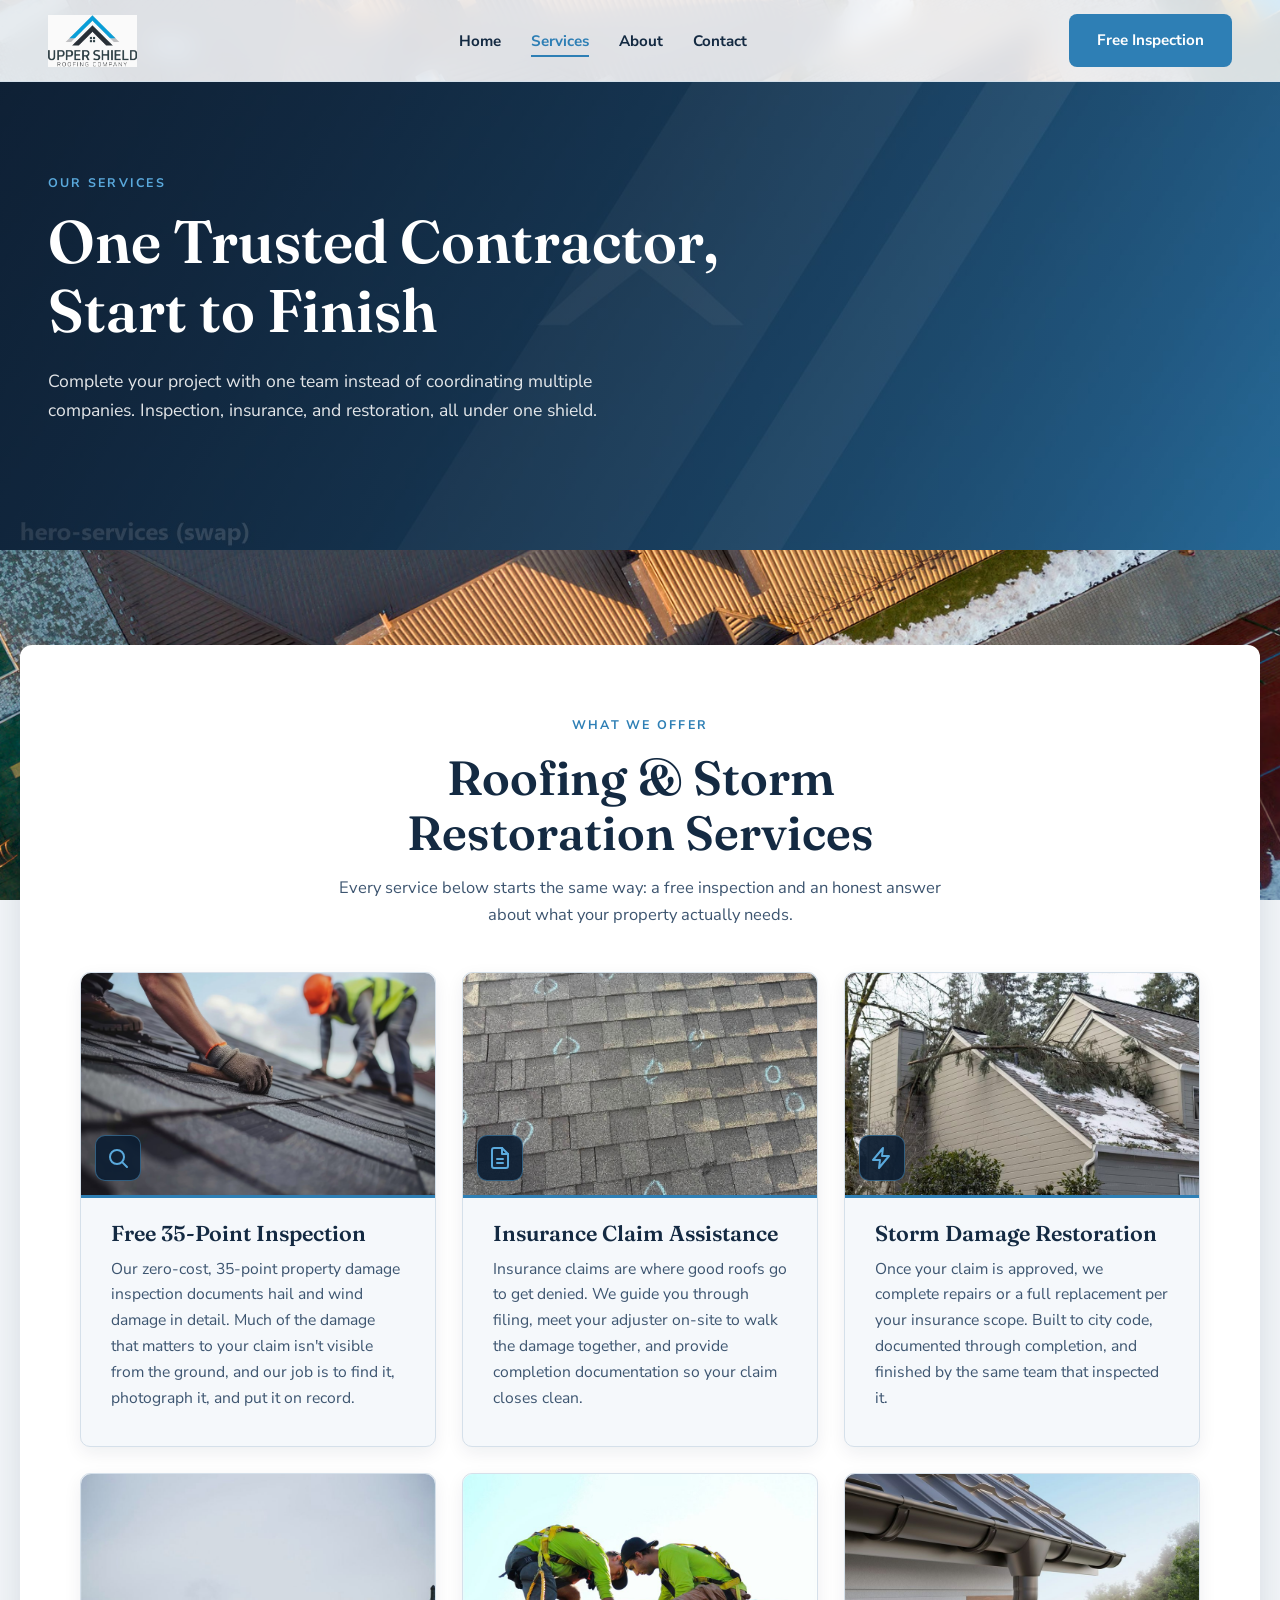
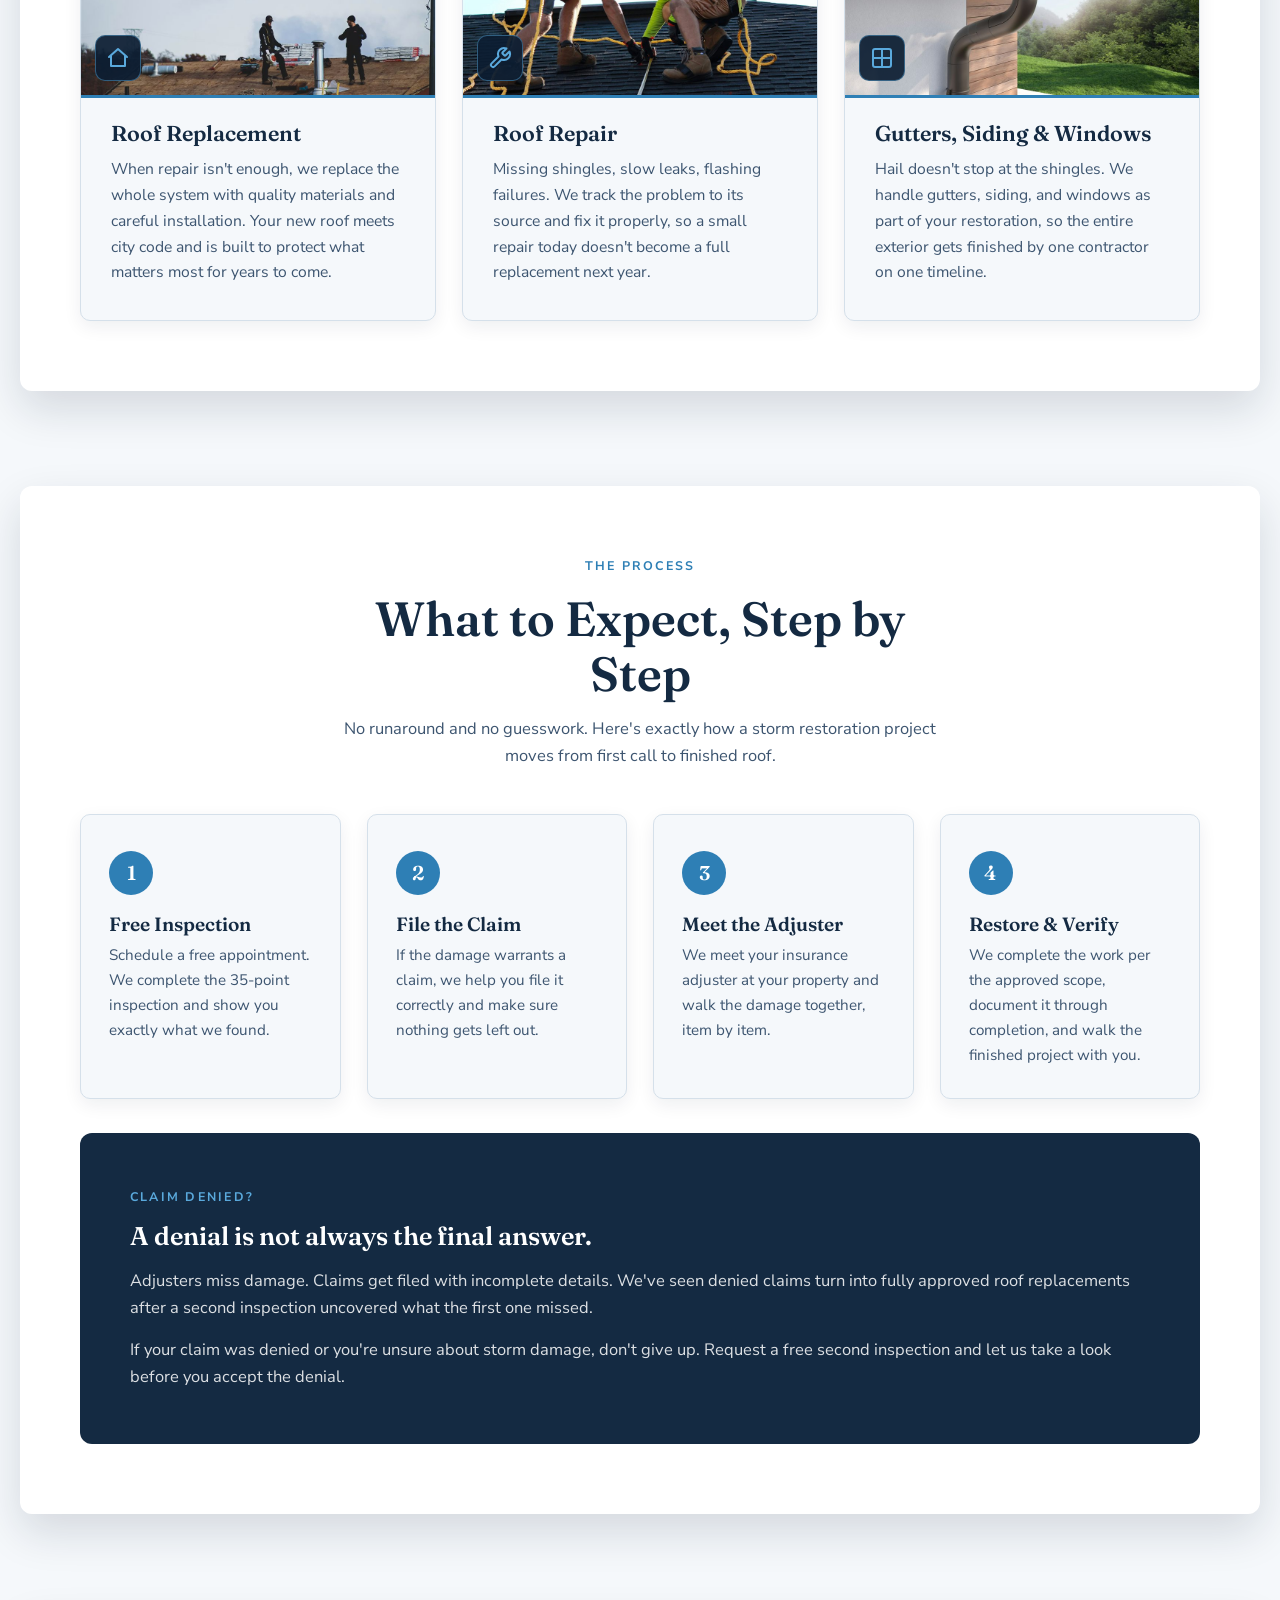
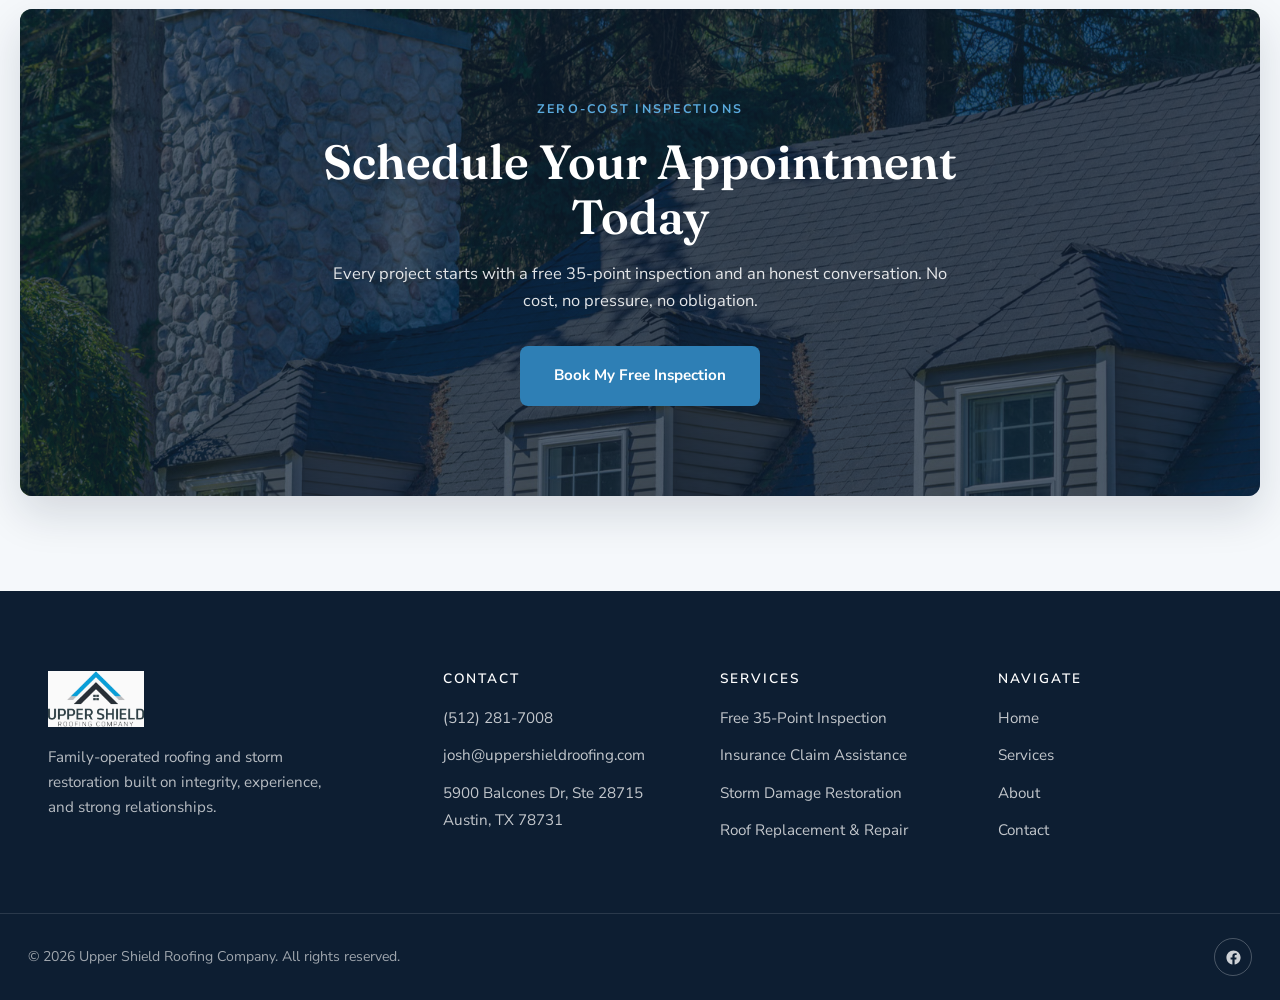
<file: services.html>
<!DOCTYPE html>
<html lang="en">
<head>
  <meta charset="UTF-8">
  <meta name="viewport" content="width=device-width, initial-scale=1.0">
  <title>Services | Upper Shield Roofing | Storm Restoration, Inspections &amp; Insurance Claims</title>
  <meta name="description" content="Free 35-point inspections, insurance claim assistance, storm damage restoration, roof replacement and repair, plus gutters, siding, and windows. One trusted contractor, start to finish.">
  <link rel="icon" type="image/png" href="assets/favicon.png">
  <meta property="og:title" content="Roofing &amp; Storm Restoration Services | Upper Shield Roofing">
  <meta property="og:description" content="Free 35-point inspections, insurance claim guidance, and complete storm restoration in Austin and Central Texas.">
  <meta property="og:image" content="assets/og-image.jpg">
  <meta property="og:type" content="website">
  <link rel="preconnect" href="https://fonts.googleapis.com">
  <link rel="preconnect" href="https://fonts.gstatic.com" crossorigin>
  <link href="https://fonts.googleapis.com/css2?family=Fraunces:opsz,wght@9..144,400..600&family=Nunito+Sans:wght@400;600;700;800&display=swap" rel="stylesheet">
  <link rel="stylesheet" href="styles.css">
</head>
<body data-page="services">

  <nav class="nav">
    <div class="nav-inner">
      <a href="index.html" class="nav-logo" aria-label="Upper Shield Roofing home">
        <img src="assets/logo.png" alt="Upper Shield Roofing Company">
      </a>
      <ul class="nav-links">
        <li><a href="index.html" data-nav="home">Home</a></li>
        <li><a href="services.html" data-nav="services">Services</a></li>
        <li><a href="about.html" data-nav="about">About</a></li>
        <li><a href="book.html" data-nav="book">Contact</a></li>
      </ul>
      <a href="book.html" class="btn btn-primary nav-cta">Free Inspection</a>
      <button class="nav-toggle" aria-label="Toggle menu" aria-expanded="false">
        <span></span><span></span><span></span>
      </button>
    </div>
  </nav>

  <header class="hero hero--page" style="background-image: url('assets/hero-services.jpg');">
    <div class="hero-content">
      <span class="eyebrow">Our Services</span>
      <h1>One Trusted Contractor, Start to Finish</h1>
      <p>Complete your project with one team instead of coordinating multiple companies. Inspection, insurance, and restoration, all under one shield.</p>
    </div>
  </header>

  <section class="section">
    <div class="container">
      <div class="section-head centered">
        <span class="eyebrow">What We Offer</span>
        <h2>Roofing &amp; Storm Restoration Services</h2>
        <p>Every service below starts the same way: a free inspection and an honest answer about what your property actually needs.</p>
      </div>
      <div class="card-grid grid-3">
        <div class="tile">
          <div class="tile-media">
            <img src="assets/service-inspection.jpg" alt="A roofer kneeling on a roof documenting damage during an inspection">
            <div class="tile-icon">
              <svg viewBox="0 0 24 24" fill="none" stroke="currentColor" stroke-width="2" stroke-linecap="round" stroke-linejoin="round"><circle cx="11" cy="11" r="7"/><line x1="21" y1="21" x2="16.65" y2="16.65"/></svg>
            </div>
          </div>
          <h3>Free 35-Point Inspection</h3>
          <p>Our zero-cost, 35-point property damage inspection documents hail and wind damage in detail. Much of the damage that matters to your claim isn't visible from the ground, and our job is to find it, photograph it, and put it on record.</p>
        </div>
        <div class="tile">
          <div class="tile-media">
            <img src="assets/service-insurance.jpg" alt="Guiding a homeowner through the insurance claim process">
            <div class="tile-icon">
              <svg viewBox="0 0 24 24" fill="none" stroke="currentColor" stroke-width="2" stroke-linecap="round" stroke-linejoin="round"><path d="M14 2H6a2 2 0 0 0-2 2v16a2 2 0 0 0 2 2h12a2 2 0 0 0 2-2V8z"/><polyline points="14 2 14 8 20 8"/><line x1="9" y1="13" x2="15" y2="13"/><line x1="9" y1="17" x2="15" y2="17"/></svg>
            </div>
          </div>
          <h3>Insurance Claim Assistance</h3>
          <p>Insurance claims are where good roofs go to get denied. We guide you through filing, meet your adjuster on-site to walk the damage together, and provide completion documentation so your claim closes clean.</p>
        </div>
        <div class="tile">
          <div class="tile-media">
            <img src="assets/service-storm.jpg" alt="A fallen tree limb resting on a storm damaged residential roof">
            <div class="tile-icon">
              <svg viewBox="0 0 24 24" fill="none" stroke="currentColor" stroke-width="2" stroke-linecap="round" stroke-linejoin="round"><path d="M13 2 3 14h7l-1 8 10-12h-7z"/></svg>
            </div>
          </div>
          <h3>Storm Damage Restoration</h3>
          <p>Once your claim is approved, we complete repairs or a full replacement per your insurance scope. Built to city code, documented through completion, and finished by the same team that inspected it.</p>
        </div>
        <div class="tile">
          <div class="tile-media">
            <img src="assets/service-replacement.jpg" alt="Roofers working on bare decking with shingle bundles during a full replacement">
            <div class="tile-icon">
              <svg viewBox="0 0 24 24" fill="none" stroke="currentColor" stroke-width="2" stroke-linecap="round" stroke-linejoin="round"><path d="M3 11 12 3l9 8"/><path d="M5 10v10h14V10"/></svg>
            </div>
          </div>
          <h3>Roof Replacement</h3>
          <p>When repair isn't enough, we replace the whole system with quality materials and careful installation. Your new roof meets city code and is built to protect what matters most for years to come.</p>
        </div>
        <div class="tile">
          <div class="tile-media">
            <img src="assets/service-repair.jpg" alt="Two roofers repairing an asphalt shingle roof">
            <div class="tile-icon">
              <svg viewBox="0 0 24 24" fill="none" stroke="currentColor" stroke-width="2" stroke-linecap="round" stroke-linejoin="round"><path d="M14.7 6.3a1 1 0 0 0 0 1.4l1.6 1.6a1 1 0 0 0 1.4 0l3.77-3.77a6 6 0 0 1-7.94 7.94l-6.91 6.91a2.12 2.12 0 0 1-3-3l6.91-6.91a6 6 0 0 1 7.94-7.94l-3.76 3.76z"/></svg>
            </div>
          </div>
          <h3>Roof Repair</h3>
          <p>Missing shingles, slow leaks, flashing failures. We track the problem to its source and fix it properly, so a small repair today doesn't become a full replacement next year.</p>
        </div>
        <div class="tile">
          <div class="tile-media">
            <img src="assets/service-exteriors.jpg" alt="New gutters and a downspout on a home with fresh siding">
            <div class="tile-icon">
              <svg viewBox="0 0 24 24" fill="none" stroke="currentColor" stroke-width="2" stroke-linecap="round" stroke-linejoin="round"><rect x="3" y="3" width="18" height="18" rx="2"/><line x1="3" y1="12" x2="21" y2="12"/><line x1="12" y1="3" x2="12" y2="21"/></svg>
            </div>
          </div>
          <h3>Gutters, Siding &amp; Windows</h3>
          <p>Hail doesn't stop at the shingles. We handle gutters, siding, and windows as part of your restoration, so the entire exterior gets finished by one contractor on one timeline.</p>
        </div>
      </div>
    </div>
  </section>

  <section class="section section-tight">
    <div class="container">
      <div class="section-head centered">
        <span class="eyebrow">The Process</span>
        <h2>What to Expect, Step by Step</h2>
        <p>No runaround and no guesswork. Here's exactly how a storm restoration project moves from first call to finished roof.</p>
      </div>
      <div class="card-grid grid-4">
        <div class="step">
          <span class="step-num">1</span>
          <h3>Free Inspection</h3>
          <p>Schedule a free appointment. We complete the 35-point inspection and show you exactly what we found.</p>
        </div>
        <div class="step">
          <span class="step-num">2</span>
          <h3>File the Claim</h3>
          <p>If the damage warrants a claim, we help you file it correctly and make sure nothing gets left out.</p>
        </div>
        <div class="step">
          <span class="step-num">3</span>
          <h3>Meet the Adjuster</h3>
          <p>We meet your insurance adjuster at your property and walk the damage together, item by item.</p>
        </div>
        <div class="step">
          <span class="step-num">4</span>
          <h3>Restore &amp; Verify</h3>
          <p>We complete the work per the approved scope, document it through completion, and walk the finished project with you.</p>
        </div>
      </div>

      <div class="story-panel">
        <span class="eyebrow">Claim Denied?</span>
        <h3>A denial is not always the final answer.</h3>
        <p>Adjusters miss damage. Claims get filed with incomplete details. We've seen denied claims turn into fully approved roof replacements after a second inspection uncovered what the first one missed.</p>
        <p>If your claim was denied or you're unsure about storm damage, don't give up. Request a free second inspection and let us take a look before you accept the denial.</p>
      </div>
    </div>
  </section>

  <section class="section section-tight">
    <div class="container container--cta">
      <div class="cta-inner">
        <span class="eyebrow">Zero-Cost Inspections</span>
        <h2>Schedule Your Appointment Today</h2>
        <p>Every project starts with a free 35-point inspection and an honest conversation. No cost, no pressure, no obligation.</p>
        <a href="book.html" class="btn btn-primary">Book My Free Inspection</a>
      </div>
    </div>
  </section>

  <footer class="footer">
    <div class="footer-inner">
      <div class="footer-brand">
        <img src="assets/logo.png" alt="Upper Shield Roofing Company">
        <p>Family-operated roofing and storm restoration built on integrity, experience, and strong relationships.</p>
      </div>
      <div>
        <h4>Contact</h4>
        <ul>
          <li><a href="tel:5122817008">(512) 281-7008</a></li>
          <li><a href="mailto:josh@uppershieldroofing.com">josh@uppershieldroofing.com</a></li>
          <li><a href="https://maps.google.com/?q=5900+Balcones+Dr+Ste+28715+Austin+TX+78731" target="_blank" rel="noopener">5900 Balcones Dr, Ste 28715<br>Austin, TX 78731</a></li>
        </ul>
      </div>
      <div>
        <h4>Services</h4>
        <ul>
          <li><a href="services.html">Free 35-Point Inspection</a></li>
          <li><a href="services.html">Insurance Claim Assistance</a></li>
          <li><a href="services.html">Storm Damage Restoration</a></li>
          <li><a href="services.html">Roof Replacement &amp; Repair</a></li>
        </ul>
      </div>
      <div>
        <h4>Navigate</h4>
        <ul>
          <li><a href="index.html">Home</a></li>
          <li><a href="services.html">Services</a></li>
          <li><a href="about.html">About</a></li>
          <li><a href="book.html">Contact</a></li>
        </ul>
      </div>
    </div>
    <div class="footer-bottom">
      <div class="footer-bottom-inner">
        <span>&copy; 2026 Upper Shield Roofing Company. All rights reserved.</span>
        <div class="footer-social">
          <a href="https://www.facebook.com/" target="_blank" rel="noopener" aria-label="Upper Shield Roofing on Facebook">
            <svg viewBox="0 0 24 24" fill="currentColor"><path d="M22 12.06C22 6.5 17.52 2 12 2S2 6.5 2 12.06c0 5.02 3.66 9.18 8.44 9.94v-7.03H7.9v-2.91h2.54V9.85c0-2.52 1.49-3.91 3.77-3.91 1.09 0 2.24.2 2.24.2v2.47h-1.26c-1.24 0-1.63.78-1.63 1.57v1.88h2.78l-.45 2.91h-2.33V22c4.78-.76 8.44-4.92 8.44-9.94z"/></svg>
          </a>
        </div>
      </div>
    </div>
  </footer>

  <script src="script.js"></script>
</body>
</html>
</file>
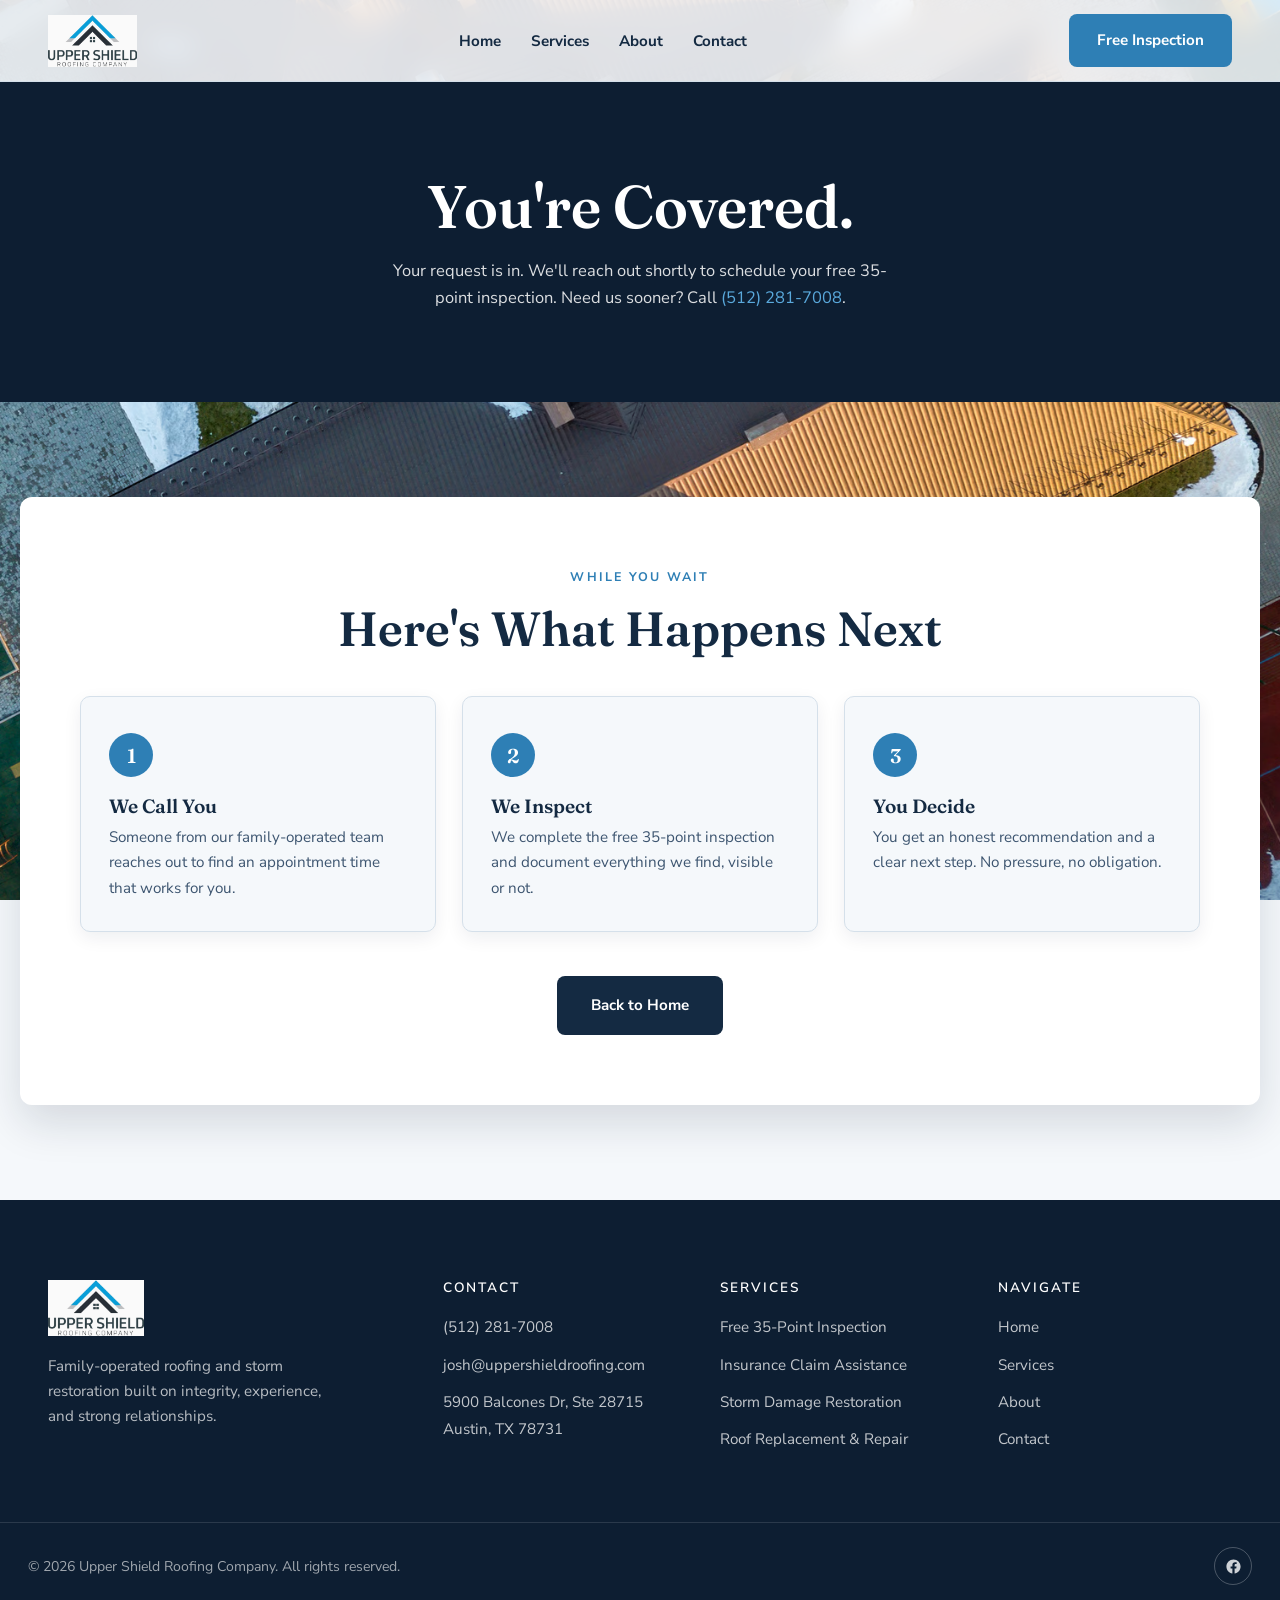
<file: thank-you.html>
<!DOCTYPE html>
<html lang="en">
<head>
  <meta charset="UTF-8">
  <meta name="viewport" content="width=device-width, initial-scale=1.0">
  <title>Thank You | Upper Shield Roofing</title>
  <meta name="description" content="Your inspection request has been received. Upper Shield Roofing will reach out shortly to schedule your free 35-point inspection.">
  <meta name="robots" content="noindex">
  <link rel="icon" type="image/png" href="assets/favicon.png">
  <link rel="preconnect" href="https://fonts.googleapis.com">
  <link rel="preconnect" href="https://fonts.gstatic.com" crossorigin>
  <link href="https://fonts.googleapis.com/css2?family=Fraunces:opsz,wght@9..144,400..600&family=Nunito+Sans:wght@400;600;700;800&display=swap" rel="stylesheet">
  <link rel="stylesheet" href="styles.css">
</head>
<body data-page="thank-you">

  <nav class="nav">
    <div class="nav-inner">
      <a href="index.html" class="nav-logo" aria-label="Upper Shield Roofing home">
        <img src="assets/logo.png" alt="Upper Shield Roofing Company">
      </a>
      <ul class="nav-links">
        <li><a href="index.html" data-nav="home">Home</a></li>
        <li><a href="services.html" data-nav="services">Services</a></li>
        <li><a href="about.html" data-nav="about">About</a></li>
        <li><a href="book.html" data-nav="book">Contact</a></li>
      </ul>
      <a href="book.html" class="btn btn-primary nav-cta">Free Inspection</a>
      <button class="nav-toggle" aria-label="Toggle menu" aria-expanded="false">
        <span></span><span></span><span></span>
      </button>
    </div>
  </nav>

  <header class="page-header">
    <h1>You're Covered.</h1>
    <p>Your request is in. We'll reach out shortly to schedule your free 35-point inspection. Need us sooner? Call <a href="tel:5122817008" style="color:#5aa9dc;">(512) 281-7008</a>.</p>
  </header>

  <section class="section">
    <div class="container" style="text-align:center;">
      <span class="eyebrow">While You Wait</span>
      <h2>Here's What Happens Next</h2>
      <div class="card-grid grid-3" style="margin-top:40px; text-align:left;">
        <div class="step">
          <span class="step-num">1</span>
          <h3>We Call You</h3>
          <p>Someone from our family-operated team reaches out to find an appointment time that works for you.</p>
        </div>
        <div class="step">
          <span class="step-num">2</span>
          <h3>We Inspect</h3>
          <p>We complete the free 35-point inspection and document everything we find, visible or not.</p>
        </div>
        <div class="step">
          <span class="step-num">3</span>
          <h3>You Decide</h3>
          <p>You get an honest recommendation and a clear next step. No pressure, no obligation.</p>
        </div>
      </div>
      <div style="margin-top:44px;">
        <a href="index.html" class="btn btn-dark">Back to Home</a>
      </div>
    </div>
  </section>

  <footer class="footer">
    <div class="footer-inner">
      <div class="footer-brand">
        <img src="assets/logo.png" alt="Upper Shield Roofing Company">
        <p>Family-operated roofing and storm restoration built on integrity, experience, and strong relationships.</p>
      </div>
      <div>
        <h4>Contact</h4>
        <ul>
          <li><a href="tel:5122817008">(512) 281-7008</a></li>
          <li><a href="mailto:josh@uppershieldroofing.com">josh@uppershieldroofing.com</a></li>
          <li><a href="https://maps.google.com/?q=5900+Balcones+Dr+Ste+28715+Austin+TX+78731" target="_blank" rel="noopener">5900 Balcones Dr, Ste 28715<br>Austin, TX 78731</a></li>
        </ul>
      </div>
      <div>
        <h4>Services</h4>
        <ul>
          <li><a href="services.html">Free 35-Point Inspection</a></li>
          <li><a href="services.html">Insurance Claim Assistance</a></li>
          <li><a href="services.html">Storm Damage Restoration</a></li>
          <li><a href="services.html">Roof Replacement &amp; Repair</a></li>
        </ul>
      </div>
      <div>
        <h4>Navigate</h4>
        <ul>
          <li><a href="index.html">Home</a></li>
          <li><a href="services.html">Services</a></li>
          <li><a href="about.html">About</a></li>
          <li><a href="book.html">Contact</a></li>
        </ul>
      </div>
    </div>
    <div class="footer-bottom">
      <div class="footer-bottom-inner">
        <span>&copy; 2026 Upper Shield Roofing Company. All rights reserved.</span>
        <div class="footer-social">
          <a href="https://www.facebook.com/" target="_blank" rel="noopener" aria-label="Upper Shield Roofing on Facebook">
            <svg viewBox="0 0 24 24" fill="currentColor"><path d="M22 12.06C22 6.5 17.52 2 12 2S2 6.5 2 12.06c0 5.02 3.66 9.18 8.44 9.94v-7.03H7.9v-2.91h2.54V9.85c0-2.52 1.49-3.91 3.77-3.91 1.09 0 2.24.2 2.24.2v2.47h-1.26c-1.24 0-1.63.78-1.63 1.57v1.88h2.78l-.45 2.91h-2.33V22c4.78-.76 8.44-4.92 8.44-9.94z"/></svg>
          </a>
        </div>
      </div>
    </div>
  </footer>

  <script src="script.js"></script>
</body>
</html>
</file>
<file: styles.css>
/* ============================================================
   Upper Shield Roofing - OTM Web Design
   Light/cool variant: ice white + deep navy + shield blue
   Fraunces (display) + Nunito Sans (body)
   ============================================================ */

:root {
  --ice: #f5f8fb;
  --ice-soft: #eaf1f7;
  --surface: #ffffff;
  --ink: #142a42;
  --ink-deep: #0d1e32;
  --accent: #2e7fb5;
  --accent-bright: #5aa9dc;
  --muted: #3d5570;
  --line: #d5e0ea;
  --shadow-soft: 0 6px 18px rgba(13, 30, 50, 0.07);
  --shadow-lift: 0 18px 44px rgba(13, 30, 50, 0.14);
  --radius: 12px;
}

* { margin: 0; padding: 0; box-sizing: border-box; }

html { scroll-behavior: smooth; }

body {
  font-family: 'Nunito Sans', sans-serif;
  font-size: 16.5px;
  line-height: 1.65;
  color: var(--ink);
  background-color: var(--ice);
  overflow-x: hidden;
}

/* Page-level background image, every build, no exceptions */
body::before {
  content: "";
  position: fixed;
  inset: 0;
  z-index: -1;
  background: url('assets/body-bg.jpg') center / cover no-repeat;
}

img { max-width: 100%; display: block; }

h1, h2, h3, h4 {
  font-family: 'Fraunces', serif;
  font-weight: 600;
  line-height: 1.15;
  color: var(--ink);
}

h1 { font-size: clamp(2.2rem, 5vw, 3.75rem); }
h2 { font-size: clamp(1.9rem, 3.8vw, 3rem); }
h3 { font-size: 1.35rem; }

p { color: var(--muted); }

a { color: var(--accent); text-decoration: none; }

.eyebrow {
  display: block;
  font-size: 0.78rem;
  text-transform: uppercase;
  letter-spacing: 0.18em;
  font-weight: 700;
  color: var(--accent);
  margin-bottom: 14px;
}

.section-head { max-width: 640px; margin-bottom: 44px; }
.section-head.centered { margin-left: auto; margin-right: auto; text-align: center; }
.section-head p { margin-top: 14px; }

/* ---------- Buttons ---------- */
.btn {
  display: inline-block;
  font-family: 'Nunito Sans', sans-serif;
  font-weight: 700;
  font-size: 0.95rem;
  padding: 15px 32px;
  border-radius: 8px;
  border: 2px solid transparent;
  cursor: pointer;
  transition: transform 0.2s ease, box-shadow 0.2s ease, background 0.2s ease, color 0.2s ease;
}

.btn-primary { background: var(--accent); color: #fff; }
.btn-primary:hover { background: #256b9b; transform: translateY(-2px); box-shadow: var(--shadow-lift); }

.btn-outline { background: transparent; color: #fff; border-color: rgba(255, 255, 255, 0.65); }
.btn-outline:hover { background: rgba(255, 255, 255, 0.12); border-color: #fff; }

.btn-dark { background: var(--ink); color: #fff; }
.btn-dark:hover { background: var(--ink-deep); transform: translateY(-2px); box-shadow: var(--shadow-lift); }

/* ---------- Nav ---------- */
.nav {
  position: sticky;
  top: 0;
  z-index: 100;
  background: rgba(245, 248, 251, 0.88);
  backdrop-filter: blur(12px);
  -webkit-backdrop-filter: blur(12px);
  border-bottom: 1px solid var(--line);
}

.nav-inner {
  max-width: 1240px;
  margin: 0 auto;
  padding: 14px 28px;
  display: flex;
  align-items: center;
  justify-content: space-between;
  gap: 24px;
}

.nav-logo img { height: 52px; width: auto; }

.nav-links {
  display: flex;
  align-items: center;
  gap: 30px;
  list-style: none;
}

.nav-links a {
  font-weight: 700;
  font-size: 0.95rem;
  color: var(--ink);
  position: relative;
  padding: 6px 0;
}

.nav-links a::after {
  content: "";
  position: absolute;
  left: 0;
  bottom: 0;
  width: 0;
  height: 2px;
  background: var(--accent);
  transition: width 0.25s ease;
}

.nav-links a:hover::after,
.nav-links a.is-active::after { width: 100%; }
.nav-links a.is-active { color: var(--accent); }

.nav-cta { white-space: nowrap; padding: 12px 26px; }

.nav-toggle {
  display: none;
  background: none;
  border: none;
  cursor: pointer;
  width: 42px;
  height: 42px;
  border-radius: 8px;
  flex-direction: column;
  align-items: center;
  justify-content: center;
  gap: 5px;
}

.nav-toggle span {
  display: block;
  width: 24px;
  height: 2.5px;
  background: var(--ink);
  border-radius: 2px;
  transition: transform 0.25s ease, opacity 0.25s ease;
}

.nav-toggle.open span:nth-child(1) { transform: translateY(7.5px) rotate(45deg); }
.nav-toggle.open span:nth-child(2) { opacity: 0; }
.nav-toggle.open span:nth-child(3) { transform: translateY(-7.5px) rotate(-45deg); }

/* ---------- Hero ---------- */
.hero {
  position: relative;
  min-height: 88vh;
  display: flex;
  align-items: center;
  background-size: cover;
  background-position: center;
}

.hero::before {
  content: "";
  position: absolute;
  inset: 0;
  background: linear-gradient(100deg, rgba(13, 30, 50, 0.78) 0%, rgba(13, 30, 50, 0.55) 48%, rgba(13, 30, 50, 0.22) 100%);
}

.hero-content {
  position: relative;
  max-width: 1240px;
  width: 100%;
  margin: 0 auto;
  padding: 110px 28px;
}

.hero-content .eyebrow { color: var(--accent-bright); }

.hero-content h1 { color: #fff; max-width: 720px; }

.hero-content p {
  color: rgba(255, 255, 255, 0.88);
  max-width: 560px;
  margin: 22px 0 34px;
  font-size: 1.1rem;
}

.hero-actions { display: flex; gap: 16px; flex-wrap: wrap; }

.hero--page { min-height: 52vh; }
.hero--page .hero-content { padding: 90px 28px; }

/* ---------- Marquee (full-bleed, the only full-bleed band) ---------- */
.marquee {
  background: var(--ink-deep);
  border-top: 2px solid var(--accent);
  border-bottom: 2px solid var(--accent);
  overflow: hidden;
  padding: 15px 0;
}

.marquee-track {
  display: flex;
  align-items: center;
  width: max-content;
  animation: marquee 40s linear infinite;
}

.marquee:hover .marquee-track { animation-play-state: paused; }

@media (prefers-reduced-motion: reduce) {
  .marquee-track { animation: none; }
}

@keyframes marquee {
  from { transform: translateX(0); }
  to { transform: translateX(-50%); }
}

.marquee-track span {
  color: #eef4fa;
  font-weight: 700;
  font-size: 0.9rem;
  text-transform: uppercase;
  letter-spacing: 0.12em;
  white-space: nowrap;
}

.marquee-track .dot {
  display: inline-block;
  width: 6px;
  height: 6px;
  border-radius: 50%;
  background: var(--accent-bright);
  margin: 0 26px;
  flex-shrink: 0;
}

/* ---------- Section card pattern ---------- */
.section { background: transparent; padding: 95px 0; }
.section-tight { padding-top: 0; }

.container {
  max-width: 1240px;
  margin: 0 auto;
  padding: 70px 60px;
  background: var(--surface);
  border-radius: var(--radius);
  box-shadow: var(--shadow-lift);
}

/* ---------- Intro grid ---------- */
.intro-grid {
  display: grid;
  grid-template-columns: 1fr 1.1fr;
  gap: 56px;
  align-items: center;
}

.intro-media { position: relative; }

.intro-media img {
  border-radius: var(--radius);
  box-shadow: var(--shadow-soft);
  width: 100%;
  height: 100%;
  object-fit: cover;
}

.corner-badge {
  position: absolute;
  bottom: -18px;
  right: -14px;
  background: var(--ink);
  color: #fff;
  padding: 16px 24px;
  border-radius: 10px;
  box-shadow: var(--shadow-lift);
  text-align: center;
}

.corner-badge strong {
  display: block;
  font-family: 'Fraunces', serif;
  font-size: 1.5rem;
  color: var(--accent-bright);
  line-height: 1.1;
}

.corner-badge small {
  font-size: 0.72rem;
  text-transform: uppercase;
  letter-spacing: 0.14em;
  font-weight: 700;
}

.intro-copy p { margin-bottom: 16px; }

.check-list { list-style: none; margin: 22px 0 30px; }

.check-list li {
  padding-left: 30px;
  position: relative;
  margin-bottom: 12px;
  font-weight: 600;
  color: var(--ink);
}

.check-list li::before {
  content: "";
  position: absolute;
  left: 0;
  top: 5px;
  width: 16px;
  height: 16px;
  border-radius: 50%;
  background: var(--accent);
  clip-path: polygon(14% 44%, 0 60%, 40% 100%, 100% 16%, 84% 4%, 38% 72%);
}

/* ---------- Card grids ---------- */
.card-grid { display: grid; gap: 26px; }
.grid-2 { grid-template-columns: repeat(2, 1fr); }
.grid-3 { grid-template-columns: repeat(3, 1fr); }
.grid-4 { grid-template-columns: repeat(4, 1fr); }

.tile {
  background: var(--ice);
  border: 1px solid var(--line);
  border-radius: 10px;
  padding: 34px 30px;
  box-shadow: var(--shadow-soft);
  transition: transform 0.25s ease, box-shadow 0.25s ease, border-color 0.25s ease;
}

.tile:hover {
  transform: translateY(-4px);
  box-shadow: var(--shadow-lift);
  border-color: var(--accent);
}

.tile-icon {
  width: 52px;
  height: 52px;
  border-radius: 10px;
  background: var(--ink);
  color: var(--accent-bright);
  display: flex;
  align-items: center;
  justify-content: center;
  margin-bottom: 20px;
}

.tile-icon svg { width: 26px; height: 26px; }

.tile-media {
  position: relative;
  margin: -34px -30px 24px;
  border-radius: 10px 10px 0 0;
  overflow: hidden;
  border-bottom: 3px solid var(--accent);
  background: var(--ink);
}

.tile-media img {
  width: 100%;
  aspect-ratio: 16 / 10;
  object-fit: cover;
  display: block;
  transition: transform 0.35s ease;
}

.tile:hover .tile-media img { transform: scale(1.05); }

.tile-media .tile-icon {
  position: absolute;
  left: 14px;
  bottom: 14px;
  margin: 0;
  width: 46px;
  height: 46px;
  background: rgba(13, 30, 50, 0.92);
  border: 1px solid rgba(90, 169, 220, 0.45);
}

.tile-media .tile-icon svg { width: 24px; height: 24px; }

.tile h3 { margin-bottom: 10px; }
.tile p { font-size: 0.98rem; }

.tile .tile-link {
  display: inline-block;
  margin-top: 16px;
  font-weight: 700;
  font-size: 0.9rem;
  text-transform: uppercase;
  letter-spacing: 0.08em;
}

/* ---------- Stats band (contained dark card) ---------- */
.container--stats {
  background: var(--ink-deep);
  padding: 56px 60px;
}

.stats-grid {
  display: grid;
  grid-template-columns: repeat(4, 1fr);
  gap: 30px;
  text-align: center;
}

.stat strong {
  display: block;
  font-family: 'Fraunces', serif;
  font-size: clamp(2.2rem, 4vw, 3rem);
  color: var(--accent-bright);
  line-height: 1.1;
}

.stat span {
  display: block;
  margin-top: 8px;
  color: rgba(255, 255, 255, 0.82);
  font-size: 0.85rem;
  text-transform: uppercase;
  letter-spacing: 0.1em;
  font-weight: 700;
}

/* ---------- Process steps ---------- */
.step {
  position: relative;
  background: var(--ice);
  border: 1px solid var(--line);
  border-radius: 10px;
  padding: 36px 28px 30px;
  box-shadow: var(--shadow-soft);
  transition: transform 0.25s ease, box-shadow 0.25s ease, border-color 0.25s ease;
}

.step:hover { transform: translateY(-4px); box-shadow: var(--shadow-lift); border-color: var(--accent); }

.step-num {
  display: inline-flex;
  align-items: center;
  justify-content: center;
  width: 44px;
  height: 44px;
  border-radius: 50%;
  background: var(--accent);
  color: #fff;
  font-family: 'Fraunces', serif;
  font-size: 1.25rem;
  font-weight: 600;
  margin-bottom: 18px;
}

.step h3 { font-size: 1.2rem; margin-bottom: 8px; }
.step p { font-size: 0.95rem; }

/* ---------- Story / feature panel ---------- */
.story-panel {
  background: var(--ink);
  border-radius: var(--radius);
  padding: 54px 50px;
  margin-top: 34px;
}

.story-panel .eyebrow { color: var(--accent-bright); }
.story-panel h3 { color: #fff; font-size: 1.6rem; margin-bottom: 16px; }
.story-panel p { color: rgba(255, 255, 255, 0.85); margin-bottom: 14px; }
.story-panel p:last-of-type { margin-bottom: 0; }

/* ---------- Carousel (gallery) ---------- */
.carousel { position: relative; }

.carousel-viewport { overflow: hidden; border-radius: 10px; }

.carousel-track {
  display: flex;
  gap: 22px;
  transition: transform 0.45s ease;
}

.carousel-slide {
  flex: 0 0 calc((100% - 44px) / 3);
  border-radius: 10px;
  overflow: hidden;
  border: 1px solid var(--line);
  box-shadow: var(--shadow-soft);
}

.carousel-slide img {
  width: 100%;
  aspect-ratio: 16 / 9;
  object-fit: cover;
}

.carousel-nav {
  display: flex;
  align-items: center;
  justify-content: center;
  gap: 22px;
  margin-top: 30px;
}

.carousel-btn {
  width: 46px;
  height: 46px;
  border-radius: 50%;
  border: 1px solid var(--line);
  background: var(--ice);
  color: var(--ink);
  font-size: 1.1rem;
  cursor: pointer;
  transition: background 0.2s ease, color 0.2s ease, border-color 0.2s ease;
}

.carousel-btn:hover { background: var(--accent); color: #fff; border-color: var(--accent); }

.carousel-dots { display: flex; gap: 9px; }

.carousel-dots button {
  width: 10px;
  height: 10px;
  border-radius: 50%;
  border: none;
  background: var(--line);
  cursor: pointer;
  transition: background 0.2s ease, transform 0.2s ease;
}

.carousel-dots button.active { background: var(--accent); transform: scale(1.25); }

/* ---------- Service areas ---------- */
.area-chips {
  display: flex;
  flex-wrap: wrap;
  gap: 12px;
  margin-top: 8px;
}

.area-chips span {
  background: var(--ice);
  border: 1px solid var(--line);
  border-radius: 999px;
  padding: 9px 22px;
  font-weight: 700;
  font-size: 0.92rem;
  color: var(--ink);
}

.area-note {
  margin-top: 26px;
  padding: 20px 26px;
  background: var(--ice-soft);
  border-left: 4px solid var(--accent);
  border-radius: 8px;
  font-size: 0.98rem;
}

/* ---------- CTA strip (contained card) ---------- */
.container--cta {
  position: relative;
  overflow: hidden;
  text-align: center;
  padding: 90px 60px;
  background: var(--ink-deep) url('assets/cta-bg.jpg') center / cover no-repeat;
}

.container--cta::before {
  content: "";
  position: absolute;
  inset: 0;
  background: linear-gradient(rgba(13, 30, 50, 0.72), rgba(13, 30, 50, 0.72));
}

.cta-inner { position: relative; max-width: 640px; margin: 0 auto; }
.cta-inner .eyebrow { color: var(--accent-bright); }
.cta-inner h2 { color: #fff; margin-bottom: 16px; }
.cta-inner p { color: rgba(255, 255, 255, 0.88); margin-bottom: 32px; }

/* ---------- Values (about) ---------- */
.value-quote {
  font-family: 'Fraunces', serif;
  font-size: 1.4rem;
  color: var(--ink);
  border-left: 4px solid var(--accent);
  padding-left: 24px;
  margin: 26px 0;
}

/* ---------- Book page ---------- */
.book-grid {
  display: grid;
  grid-template-columns: 1.4fr 1fr;
  gap: 50px;
  align-items: start;
}

.form-panel h2 { margin-bottom: 10px; }
.form-panel > p { margin-bottom: 30px; }

.form-row { display: grid; grid-template-columns: 1fr 1fr; gap: 18px; }

.field { margin-bottom: 18px; }

.field label {
  display: block;
  font-weight: 700;
  font-size: 0.88rem;
  margin-bottom: 7px;
  color: var(--ink);
}

.field input,
.field select,
.field textarea {
  width: 100%;
  padding: 13px 15px;
  border: 1px solid var(--line);
  border-radius: 8px;
  background: var(--ice);
  font-family: 'Nunito Sans', sans-serif;
  font-size: 0.98rem;
  color: var(--ink);
  transition: border-color 0.2s ease, box-shadow 0.2s ease;
}

.field input:focus,
.field select:focus,
.field textarea:focus {
  outline: none;
  border-color: var(--accent);
  box-shadow: 0 0 0 3px rgba(46, 127, 181, 0.15);
}

.field textarea { min-height: 130px; resize: vertical; }

.field .error-msg {
  display: none;
  color: #b3402f;
  font-size: 0.82rem;
  font-weight: 700;
  margin-top: 5px;
}

.field.invalid input,
.field.invalid select,
.field.invalid textarea { border-color: #b3402f; }

.field.invalid .error-msg { display: block; }

.contact-panel {
  background: var(--ink);
  border-radius: var(--radius);
  padding: 44px 38px;
  color: #fff;
}

.contact-panel h3 { color: #fff; font-size: 1.45rem; margin-bottom: 22px; }

.contact-item { margin-bottom: 22px; }

.contact-item small {
  display: block;
  text-transform: uppercase;
  letter-spacing: 0.14em;
  font-size: 0.72rem;
  font-weight: 700;
  color: var(--accent-bright);
  margin-bottom: 4px;
}

.contact-item a, .contact-item p { color: rgba(255, 255, 255, 0.9); font-weight: 600; }
.contact-item a:hover { color: var(--accent-bright); }

.contact-divider { border: none; border-top: 1px solid rgba(255, 255, 255, 0.15); margin: 26px 0; }

.next-steps { list-style: none; counter-reset: ns; }

.next-steps li {
  counter-increment: ns;
  position: relative;
  padding-left: 38px;
  margin-bottom: 14px;
  color: rgba(255, 255, 255, 0.85);
  font-size: 0.95rem;
}

.next-steps li::before {
  content: counter(ns);
  position: absolute;
  left: 0;
  top: 1px;
  width: 24px;
  height: 24px;
  border-radius: 50%;
  background: var(--accent);
  color: #fff;
  font-size: 0.8rem;
  font-weight: 800;
  display: flex;
  align-items: center;
  justify-content: center;
}

/* ---------- Thank you ---------- */
.page-header {
  background: var(--ink-deep);
  padding: 90px 28px;
  text-align: center;
}

.page-header h1 { color: #fff; }
.page-header p { color: rgba(255, 255, 255, 0.85); max-width: 520px; margin: 16px auto 0; }

/* ---------- Footer (full-bleed) ---------- */
.footer {
  background: var(--ink-deep);
  color: rgba(255, 255, 255, 0.85);
  padding: 80px 0 0;
}

.footer-inner {
  max-width: 1240px;
  margin: 0 auto;
  padding: 0 28px;
  display: grid;
  grid-template-columns: 1.5fr 1fr 1fr 1fr;
  gap: 44px;
}

.footer-brand img { height: 56px; width: auto; margin-bottom: 18px; }
.footer-brand p { color: rgba(255, 255, 255, 0.7); font-size: 0.95rem; max-width: 300px; }

.footer h4 {
  color: #fff;
  font-family: 'Nunito Sans', sans-serif;
  font-size: 0.85rem;
  text-transform: uppercase;
  letter-spacing: 0.14em;
  margin-bottom: 18px;
}

.footer ul { list-style: none; }
.footer ul li { margin-bottom: 10px; }
.footer ul a { color: rgba(255, 255, 255, 0.75); font-size: 0.95rem; }
.footer ul a:hover { color: var(--accent-bright); }

.footer-bottom {
  margin-top: 60px;
  border-top: 1px solid rgba(255, 255, 255, 0.12);
  padding: 24px 28px;
}

.footer-bottom-inner {
  max-width: 1240px;
  margin: 0 auto;
  display: flex;
  align-items: center;
  justify-content: space-between;
  gap: 18px;
  flex-wrap: wrap;
  font-size: 0.88rem;
  color: rgba(255, 255, 255, 0.6);
}

.footer-social { display: flex; gap: 14px; }

.footer-social a {
  display: flex;
  align-items: center;
  justify-content: center;
  width: 38px;
  height: 38px;
  border-radius: 50%;
  border: 1px solid rgba(255, 255, 255, 0.25);
  color: rgba(255, 255, 255, 0.8);
  transition: background 0.2s ease, border-color 0.2s ease;
}

.footer-social a:hover { background: var(--accent); border-color: var(--accent); color: #fff; }
.footer-social svg { width: 17px; height: 17px; }

/* ---------- Responsive ---------- */
@media (max-width: 1100px) {
  .container { padding: 50px 36px; }
  .container--stats { padding: 46px 36px; }
  .grid-3, .grid-4 { grid-template-columns: repeat(2, 1fr); }
  .stats-grid { grid-template-columns: repeat(2, 1fr); gap: 36px; }
  .intro-grid { gap: 38px; }
  .carousel-slide { flex: 0 0 calc((100% - 22px) / 2); }
  .footer-inner { grid-template-columns: 1fr 1fr; }
}

@media (max-width: 900px) {
  .nav-toggle { display: flex; }

  .nav-links {
    position: absolute;
    top: 100%;
    left: 0;
    right: 0;
    background: var(--surface);
    border-bottom: 1px solid var(--line);
    box-shadow: var(--shadow-lift);
    flex-direction: column;
    align-items: flex-start;
    gap: 0;
    padding: 12px 28px;
    display: none;
  }

  .nav-links.open { display: flex; }
  .nav-links li { width: 100%; }
  .nav-links a { display: block; padding: 13px 0; }

  .nav-cta { display: none; }

  .hero { min-height: 72vh; }
  .intro-grid, .book-grid { grid-template-columns: 1fr; }
  .corner-badge { right: 12px; }
}

@media (max-width: 560px) {
  .container { padding: 36px 22px; border-radius: 10px; }
  .container--stats { padding: 38px 22px; }
  .container--cta { padding: 64px 22px; }
  .section { padding: 70px 0; }
  .grid-2, .grid-3, .grid-4 { grid-template-columns: 1fr; }
  .stats-grid { grid-template-columns: 1fr 1fr; gap: 28px; }
  .form-row { grid-template-columns: 1fr; gap: 0; }
  .carousel-slide { flex: 0 0 100%; }
  .carousel-track { gap: 0; }
  .footer-inner { grid-template-columns: 1fr; gap: 34px; }
  .story-panel { padding: 38px 26px; }
  .hero-actions .btn { width: 100%; text-align: center; }
}
</file>
